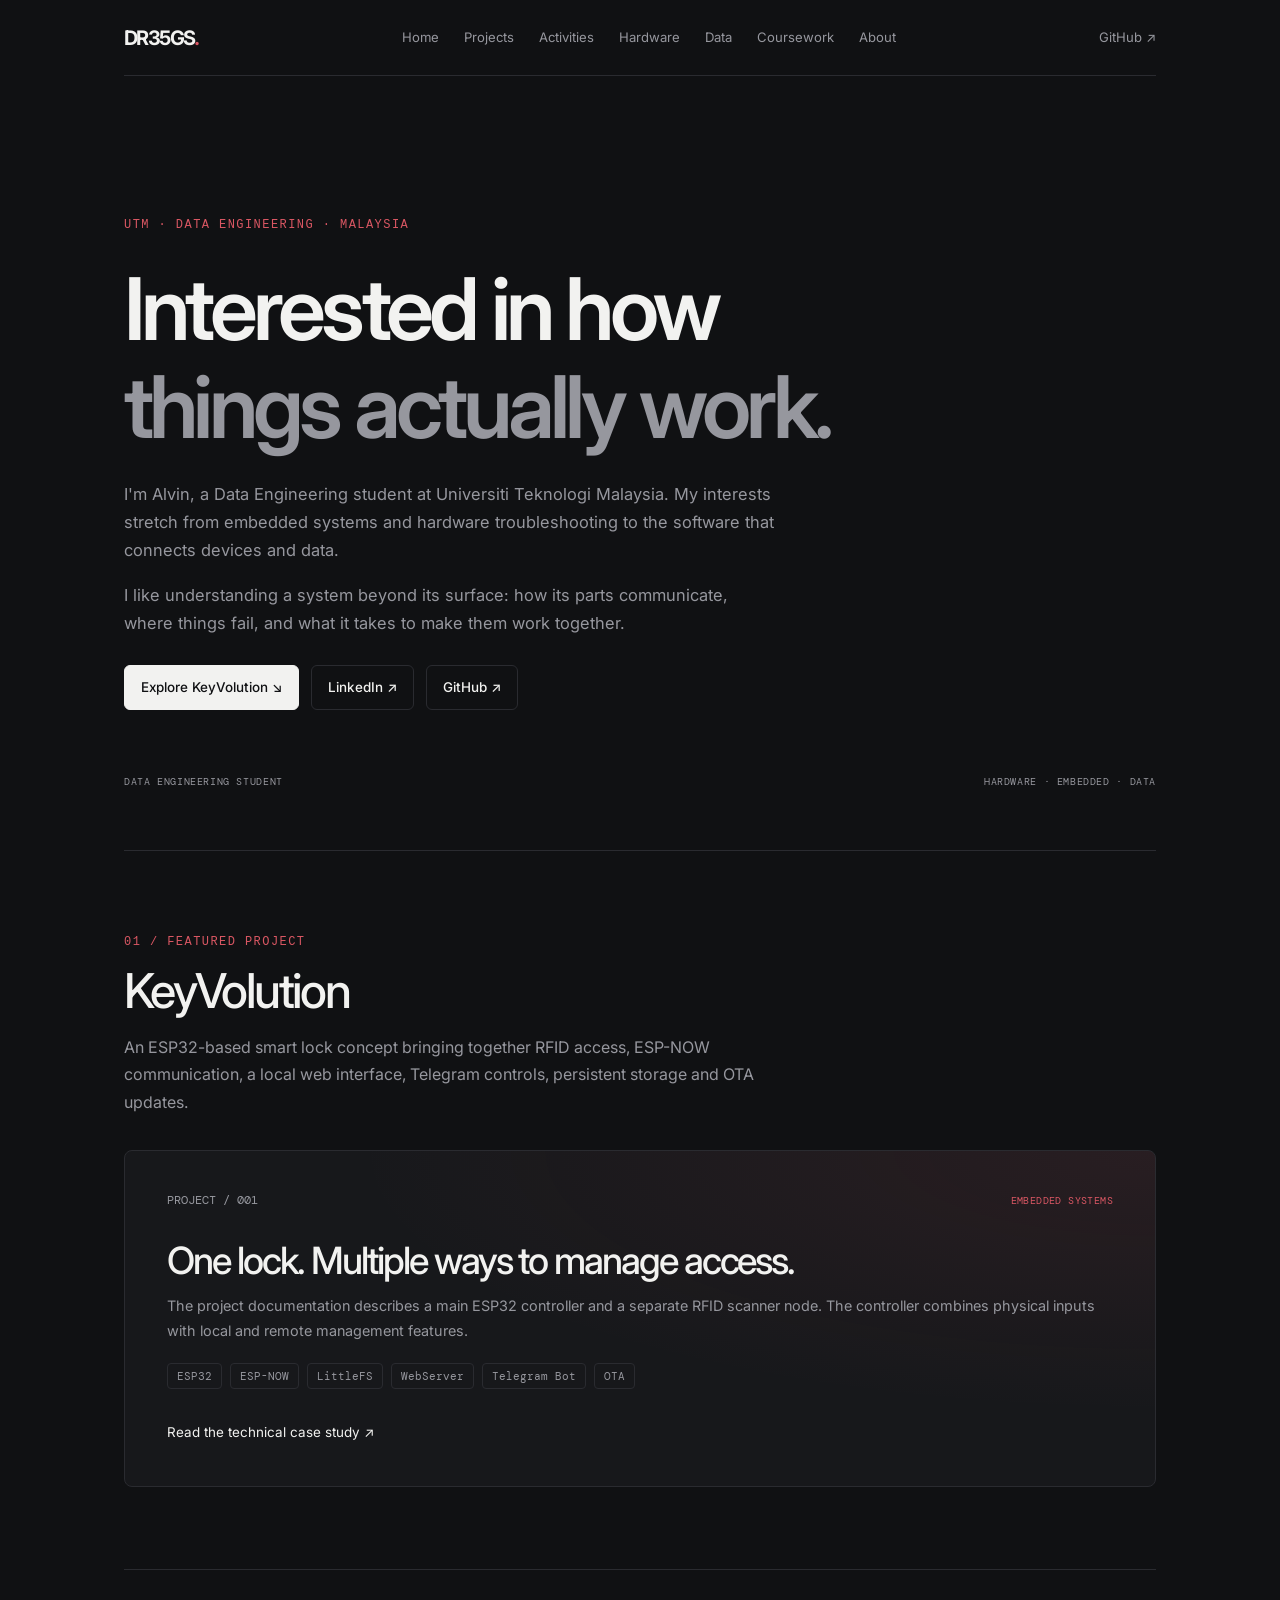
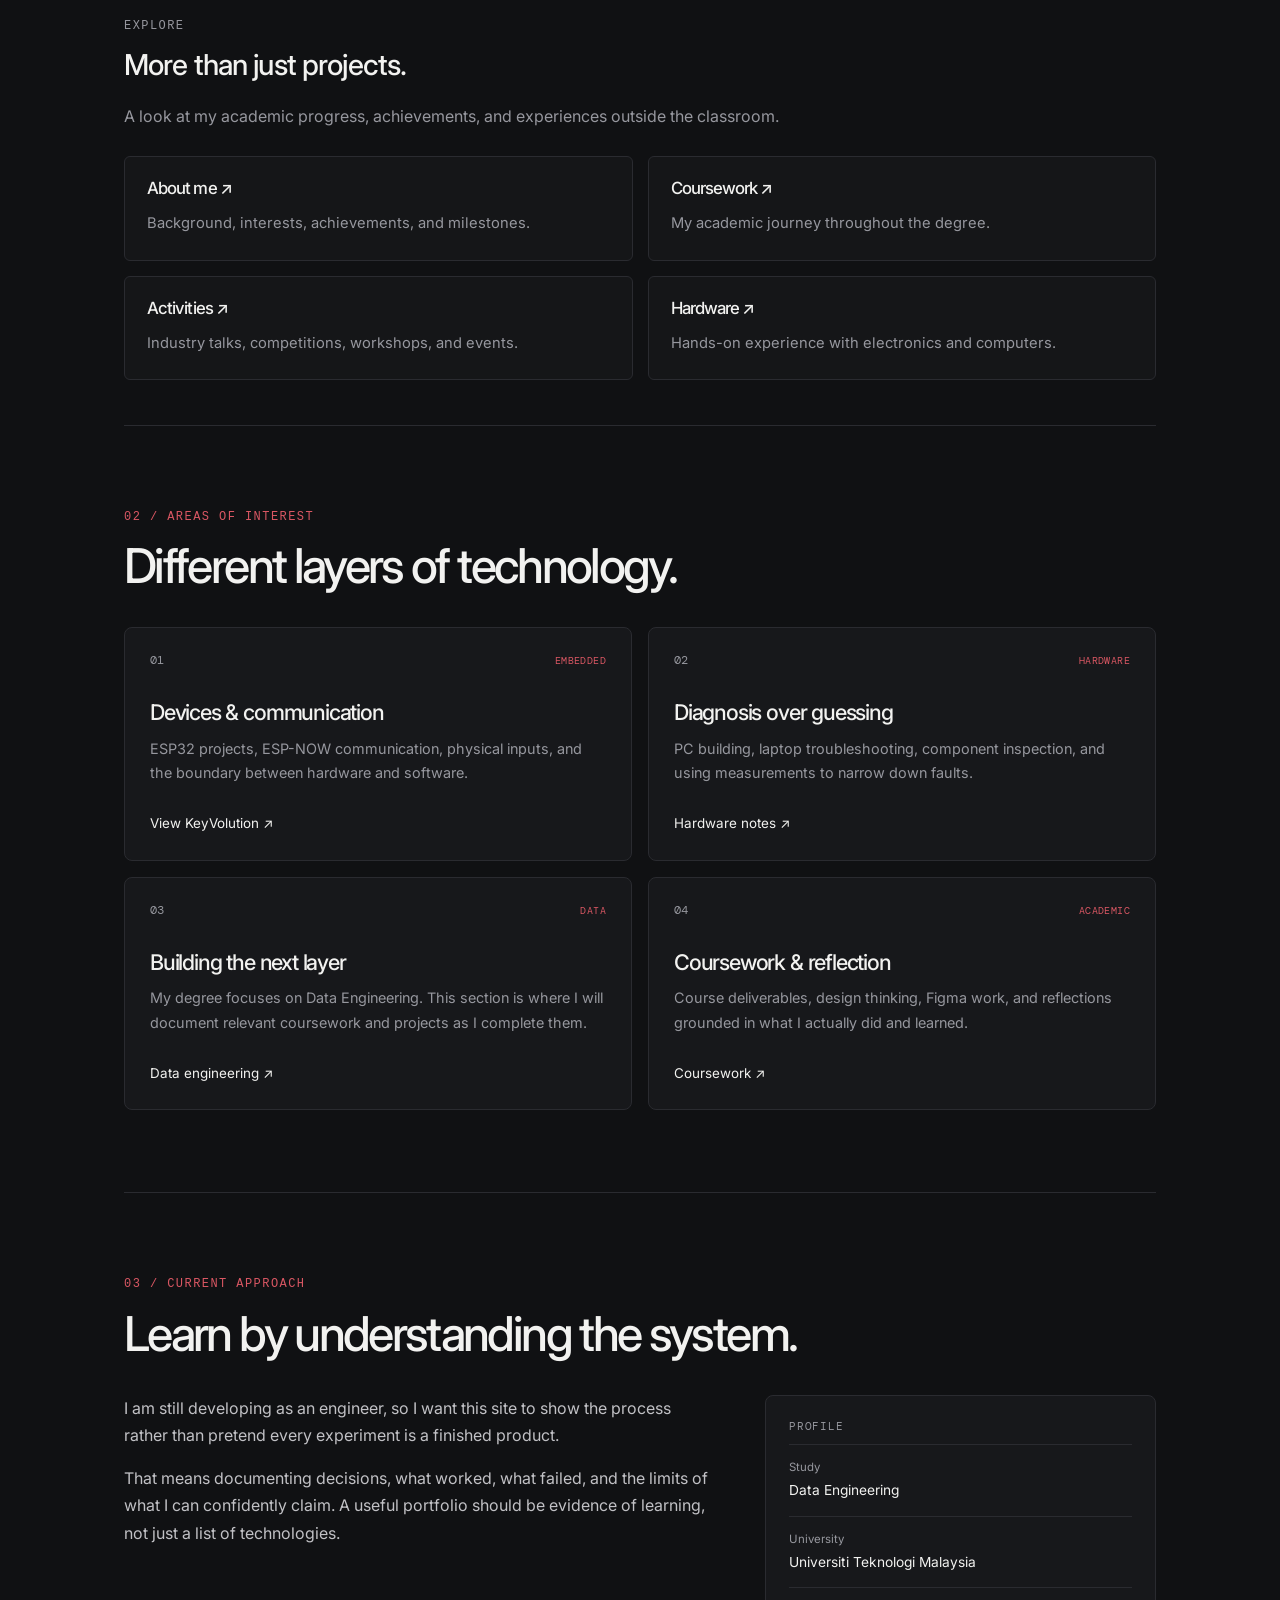
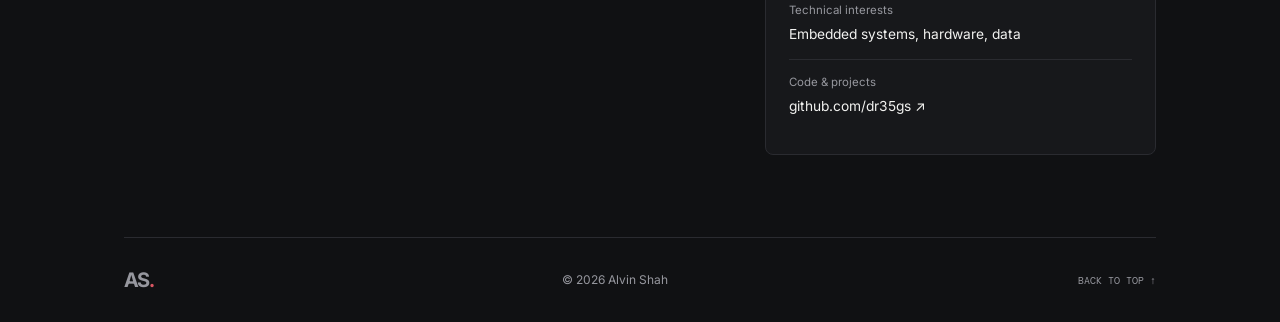
<file: index.html>
<div>
    <div>
        <!DOCTYPE html>
        <html lang="en">
        <head>
            <meta charset="UTF-8">
            <meta name="viewport" content="width=device-width, initial-scale=1">
            <meta name="theme-color" content="#101113">
            <meta name="description" content="Alvin Shah — UTM Data Engineering student interested in embedded systems, hardware troubleshooting and practical technology.">
            <title>Alvin Shah — Portfolio</title>
            <link rel="preconnect" href="https://fonts.googleapis.com">
            <link rel="preconnect" href="https://fonts.gstatic.com" crossorigin>
            <link href="https://fonts.googleapis.com/css2?family=DM+Mono:wght@400;500&family=Inter:wght@400;500;600;700&display=swap" rel="stylesheet">
            <link rel="stylesheet" href="style.css">
            <script src="script.js" defer></script>
        </head>
        <body>
            <div class="shell">
                <div class="shell">
                    <header class="topbar"><a class="wordmark" href="index.html">DR35GS<span>.</span></a><nav aria-label="Main navigation"><a href="index.html">Home</a><a href="projects.html">Projects</a><a href="activities.html">Activities</a><a href="hardware.html">Hardware</a><a href="data.html">Data</a><a href="coursework.html">Coursework</a><a href="about.html">About</a></nav><a class="top-link" href="https://github.com/dr35gs" target="_blank" rel="noreferrer">GitHub ↗</a></header>
                    <main>
                        <section class="hero"><p class="eyebrow">UTM · DATA ENGINEERING · MALAYSIA</p><h1>Interested in how<br><span class="muted">things actually work.</span></h1><p class="hero-copy">I'm Alvin, a Data Engineering student at Universiti Teknologi Malaysia. My interests stretch from embedded systems and hardware troubleshooting to the software that connects devices and data.</p><p class="hero-copy">I like understanding a system beyond its surface: how its parts communicate, where things fail, and what it takes to make them work together.</p><div class="actions"><a class="button primary" href="projects/keyvolution.html">Explore KeyVolution ↘</a><a class="button quiet" href="https://www.linkedin.com/in/alvnshh/" target="_blank" rel="noreferrer">LinkedIn ↗</a><a class="button quiet" href="https://github.com/dr35gs" target="_blank" rel="noreferrer">GitHub ↗</a></div><div class="meta"><span>DATA ENGINEERING STUDENT</span><span>HARDWARE · EMBEDDED · DATA</span></div></section>
                        <section class="section"><div class="section-head"><p class="eyebrow">01 / FEATURED PROJECT</p><h2>KeyVolution</h2><p class="section-intro">An ESP32-based smart lock concept bringing together RFID access, ESP-NOW communication, a local web interface, Telegram controls, persistent storage and OTA updates.</p></div><article class="card featured"><div class="card-top"><span class="index">PROJECT / 001</span><span class="tag">EMBEDDED SYSTEMS</span></div><h3>One lock. Multiple ways to manage access.</h3><p>The project documentation describes a main ESP32 controller and a separate RFID scanner node. The controller combines physical inputs with local and remote management features.</p><div class="stack"><span>ESP32</span><span>ESP-NOW</span><span>LittleFS</span><span>WebServer</span><span>Telegram Bot</span><span>OTA</span></div><a class="text-link" href="projects/keyvolution.html">Read the technical case study ↗</a></article></section>

                        <section class="detail-section">
                            <p class="eyebrow">EXPLORE</p>
                            <h2>More than just projects.</h2>
                            <p class="section-intro">
                                A look at my academic progress, achievements, and experiences
                                outside the classroom.
                            </p>

                            <div class="info-grid">
                                <a class="info-card" href="about.html">
                                    <h3>About me ↗</h3>
                                    <p>Background, interests, achievements, and milestones.</p>
                                </a>

                                <a class="info-card" href="coursework.html">
                                    <h3>Coursework ↗</h3>
                                    <p>My academic journey throughout the degree.</p>
                                </a>

                                <a class="info-card" href="activities.html">
                                    <h3>Activities ↗</h3>
                                    <p>Industry talks, competitions, workshops, and events.</p>
                                </a>

                                <a class="info-card" href="hardware.html">
                                    <h3>Hardware ↗</h3>
                                    <p>Hands-on experience with electronics and computers.</p>
                                </a>
                            </div>
                        </section>

                        <section class="section">
                            <div class="section-head"><p class="eyebrow">02 / AREAS OF INTEREST</p><h2>Different layers of technology.</h2></div><div class="grid">
                                <a class="card" href="projects/keyvolution.html"><div class="card-top"><span class="index">01</span><span class="tag">EMBEDDED</span></div><h3>Devices & communication</h3><p>ESP32 projects, ESP-NOW communication, physical inputs, and the boundary between hardware and software.</p><span class="text-link">View KeyVolution ↗</span></a>
                                <a class="card" href="hardware.html"><div class="card-top"><span class="index">02</span><span class="tag">HARDWARE</span></div><h3>Diagnosis over guessing</h3><p>PC building, laptop troubleshooting, component inspection, and using measurements to narrow down faults.</p><span class="text-link">Hardware notes ↗</span></a>
                                <a class="card" href="data.html"><div class="card-top"><span class="index">03</span><span class="tag">DATA</span></div><h3>Building the next layer</h3><p>My degree focuses on Data Engineering. This section is where I will document relevant coursework and projects as I complete them.</p><span class="text-link">Data engineering ↗</span></a>
                                <a class="card" href="coursework.html"><div class="card-top"><span class="index">04</span><span class="tag">ACADEMIC</span></div><h3>Coursework & reflection</h3><p>Course deliverables, design thinking, Figma work, and reflections grounded in what I actually did and learned.</p><span class="text-link">Coursework ↗</span></a>
                            </div>
                        </section>
                        <section class="section"><div class="section-head"><p class="eyebrow">03 / CURRENT APPROACH</p><h2>Learn by understanding the system.</h2></div><div class="about-grid"><div class="prose"><p>I am still developing as an engineer, so I want this site to show the process rather than pretend every experiment is a finished product.</p><p>That means documenting decisions, what worked, what failed, and the limits of what I can confidently claim. A useful portfolio should be evidence of learning, not just a list of technologies.</p></div><aside class="panel"><p class="panel-label">PROFILE</p><div class="info"><small>Study</small>Data Engineering</div><div class="info"><small>University</small>Universiti Teknologi Malaysia</div><div class="info"><small>Technical interests</small>Embedded systems, hardware, data</div><div class="info"><small>Code & projects</small><a href="https://github.com/dr35gs" target="_blank" rel="noreferrer">github.com/dr35gs ↗</a></div></aside></div></section>
                    </main><footer class="footer"><a class="wordmark" href="index.html">AS<span>.</span></a><p>© <span data-year>2026</span> Alvin Shah</p><a class="back" href="#top" onclick="window.scrollTo({top:0,behavior:'smooth'});return false">BACK TO TOP ↑</a></footer>
                </div>
        </body>
    </html>
</div>
</div>
</file>
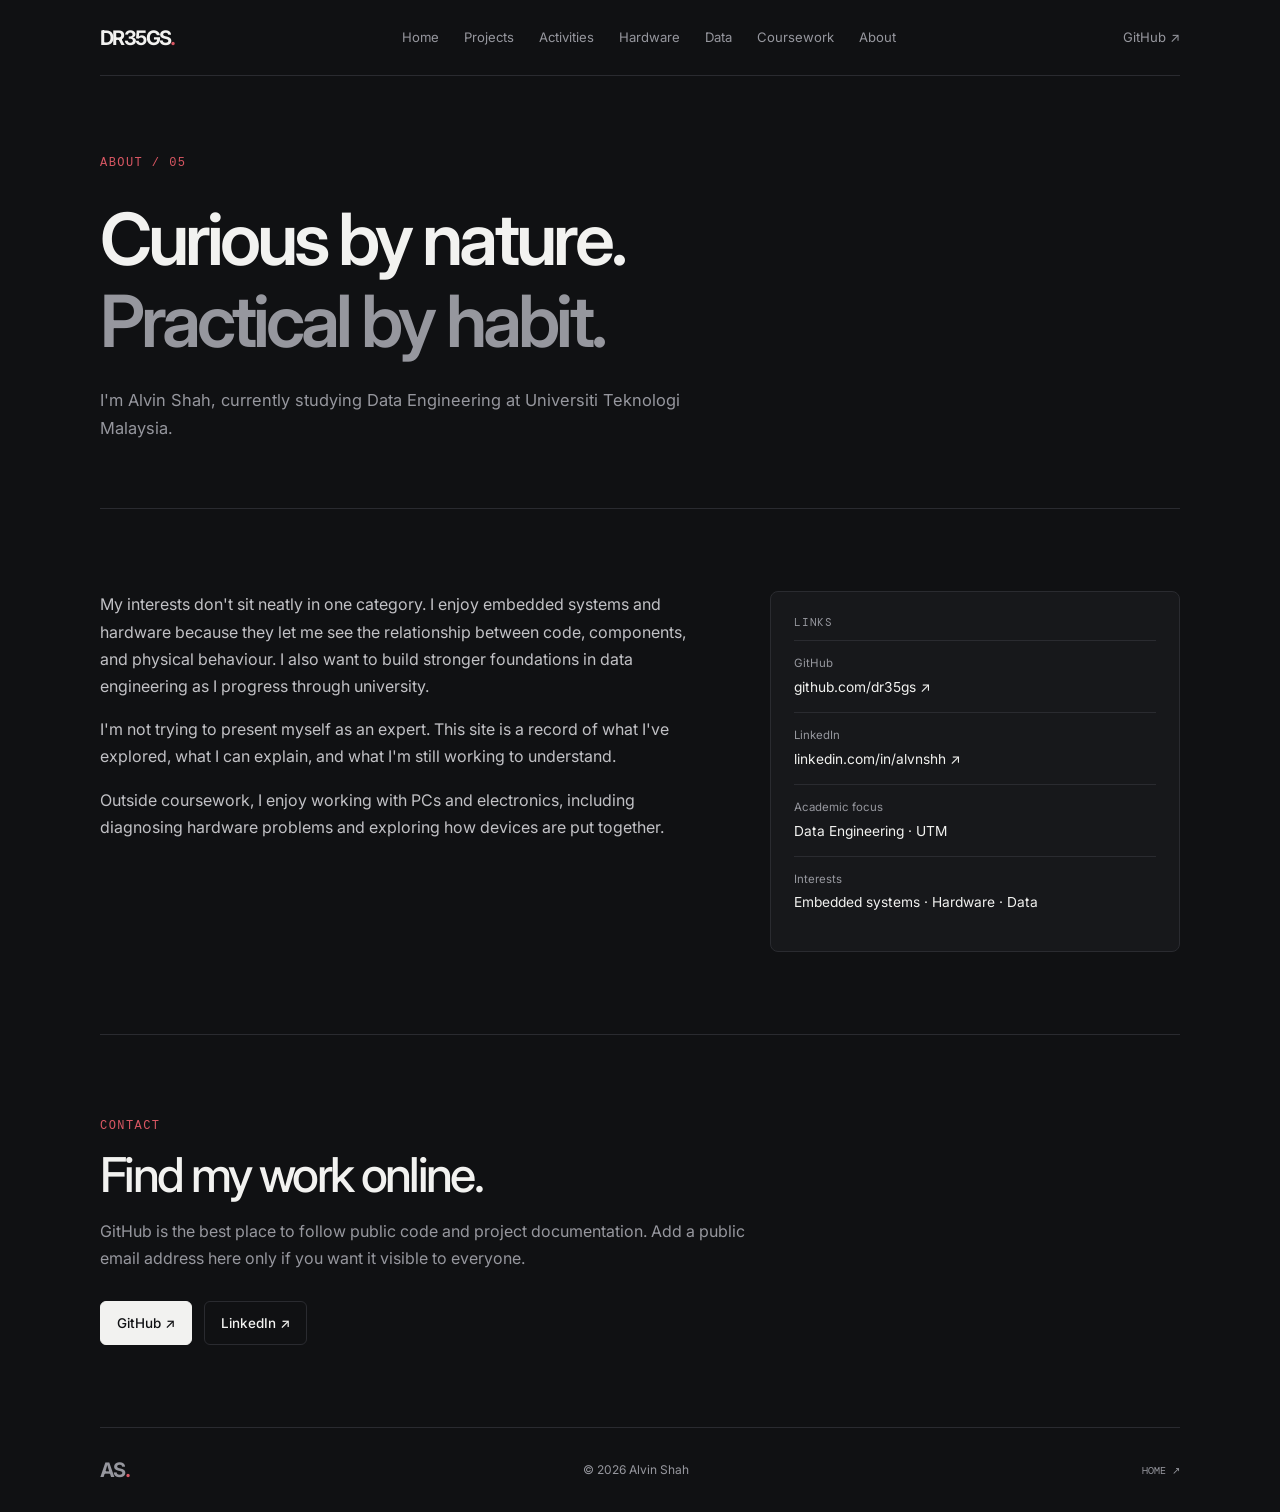
<file: about.html>
<div>
    <!DOCTYPE html>
    <html lang="en">
    <head>
        <meta charset="UTF-8">
        <meta name="viewport" content="width=device-width, initial-scale=1">
        <meta name="theme-color" content="#101113">
        <meta name="description" content="About Alvin Shah, Data Engineering student at UTM.">
        <title>About — Alvin Shah</title>
        <link rel="preconnect" href="https://fonts.googleapis.com">
        <link rel="preconnect" href="https://fonts.gstatic.com" crossorigin>
        <link href="https://fonts.googleapis.com/css2?family=DM+Mono:wght@400;500&family=Inter:wght@400;500;600;700&display=swap" rel="stylesheet">
        <link rel="stylesheet" href="style.css">
        <script src="script.js" defer></script>
    </head>
    <body>
        <div class="shell"><header class="topbar"><a class="wordmark" href="index.html">DR35GS<span>.</span></a><nav aria-label="Main navigation"><a href="index.html">Home</a><a href="projects.html">Projects</a><a href="activities.html">Activities</a><a href="hardware.html">Hardware</a><a href="data.html">Data</a><a href="coursework.html">Coursework</a><a href="about.html">About</a></nav><a class="top-link" href="https://github.com/dr35gs" target="_blank" rel="noreferrer">GitHub ↗</a></header><main><section class="page-title"><p class="eyebrow">ABOUT / 05</p><h1>Curious by nature.<br><span class="muted">Practical by habit.</span></h1><p class="hero-copy">I'm Alvin Shah, currently studying Data Engineering at Universiti Teknologi Malaysia.</p></section><section class="section"><div class="about-grid"><div class="prose"><p>My interests don't sit neatly in one category. I enjoy embedded systems and hardware because they let me see the relationship between code, components, and physical behaviour. I also want to build stronger foundations in data engineering as I progress through university.</p><p>I'm not trying to present myself as an expert. This site is a record of what I've explored, what I can explain, and what I'm still working to understand.</p><p>Outside coursework, I enjoy working with PCs and electronics, including diagnosing hardware problems and exploring how devices are put together.</p></div><aside class="panel"><p class="panel-label">LINKS</p><div class="info"><small>GitHub</small><a href="https://github.com/dr35gs" target="_blank" rel="noreferrer">github.com/dr35gs ↗</a></div><div class="info"><small>LinkedIn</small><a href="https://www.linkedin.com/in/alvnshh/" target="_blank" rel="noreferrer">linkedin.com/in/alvnshh ↗</a></div><div class="info"><small>Academic focus</small>Data Engineering · UTM</div><div class="info"><small>Interests</small>Embedded systems · Hardware · Data</div></aside></div></section><section class="section"><p class="eyebrow">CONTACT</p><h2>Find my work online.</h2><p class="section-intro">GitHub is the best place to follow public code and project documentation. Add a public email address here only if you want it visible to everyone.</p><div class="actions"><a class="button primary" href="https://github.com/dr35gs" target="_blank" rel="noreferrer">GitHub ↗</a><a class="button quiet" href="https://www.linkedin.com/in/alvnshh/" target="_blank" rel="noreferrer">LinkedIn ↗</a></div></section></main><footer class="footer"><a class="wordmark" href="index.html">AS<span>.</span></a><p>© <span data-year>2026</span> Alvin Shah</p><a class="back" href="index.html">HOME ↗</a></footer></div>
    </body>
</html>
</div>
</file>
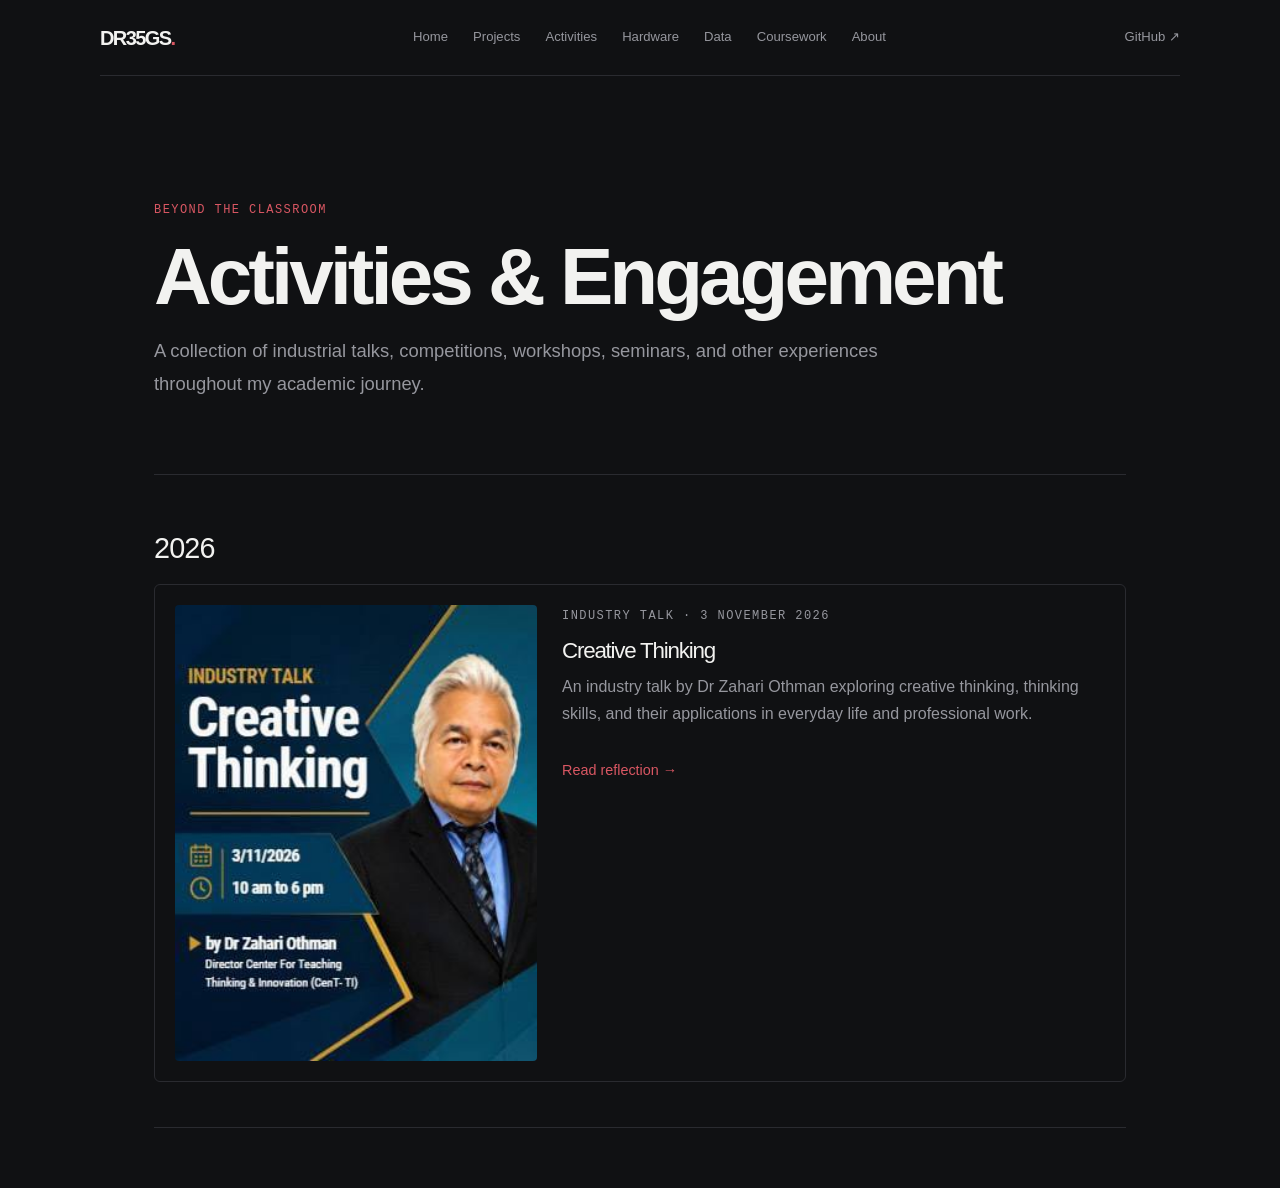
<file: activities.html>
<!DOCTYPE html>
<html lang="en">
<head>
    <meta charset="UTF-8">
    <meta name="viewport" content="width=device-width, initial-scale=1.0">
    <title>Activities | Alvin Shah</title>
    <link rel="stylesheet" href="style.css">
</head>
<body>

    <div class="shell">
        <header class="topbar"><a class="wordmark" href="index.html">DR35GS<span>.</span></a><nav aria-label="Main navigation"><a href="index.html">Home</a><a href="projects.html">Projects</a><a href="activities.html">Activities</a><a href="hardware.html">Hardware</a><a href="data.html">Data</a><a href="coursework.html">Coursework</a><a href="about.html">About</a></nav><a class="top-link" href="https://github.com/dr35gs" target="_blank" rel="noreferrer">GitHub ↗</a></header>

        <main class="detail-page">
            <section class="detail-hero">
                <p class="eyebrow">BEYOND THE CLASSROOM</p>
                <h1>Activities & Engagement</h1>
                <p class="lead">
                    A collection of industrial talks, competitions, workshops,
                    seminars, and other experiences throughout my academic journey.
                </p>
            </section>

            <section class="detail-section">
                <h2>2026</h2>

                <a class="activity-card"
                   href="activities/creative-thinking.html">
                    <div class="activity-card-image">
                        <img src="images/creative-thinking-1.jpeg"
                             alt="Creative Thinking industry talk"
                             onerror="this.style.display='none'; this.nextElementSibling.style.display='flex';">
                        <div class="photo-placeholder">Add event photo</div>
                    </div>

                    <div class="activity-card-content">
                        <p class="eyebrow">INDUSTRY TALK · 3 NOVEMBER 2026</p>
                        <h3>Creative Thinking</h3>
                        <p>
                            An industry talk by Dr Zahari Othman exploring
                            creative thinking, thinking skills, and their
                            applications in everyday life and professional work.
                        </p>
                        <span class="read-more">Read reflection →</span>
                    </div>
                </a>

                <!-- Copy the activity-card structure above to add more events. -->
            </section>
        </main>

        <script src="script.js"></script>
    </div>
</body>
</html>
</file>
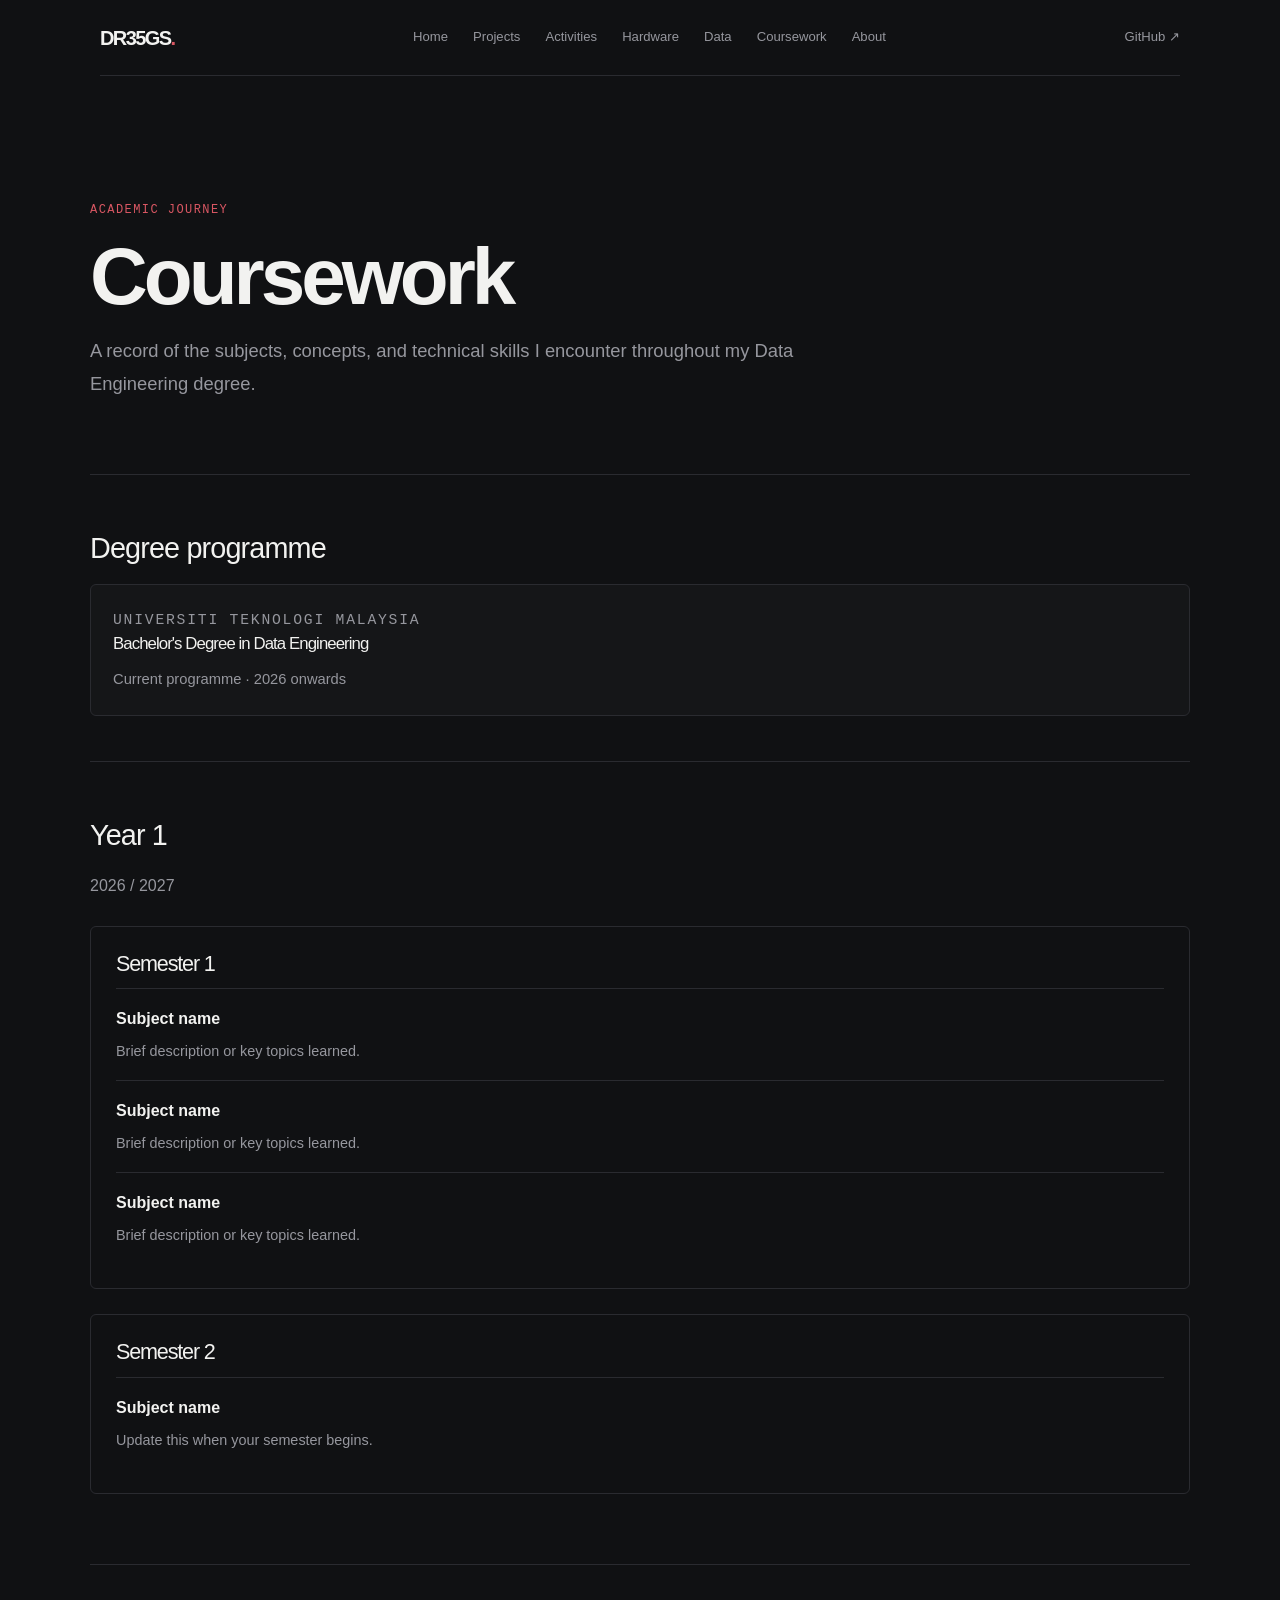
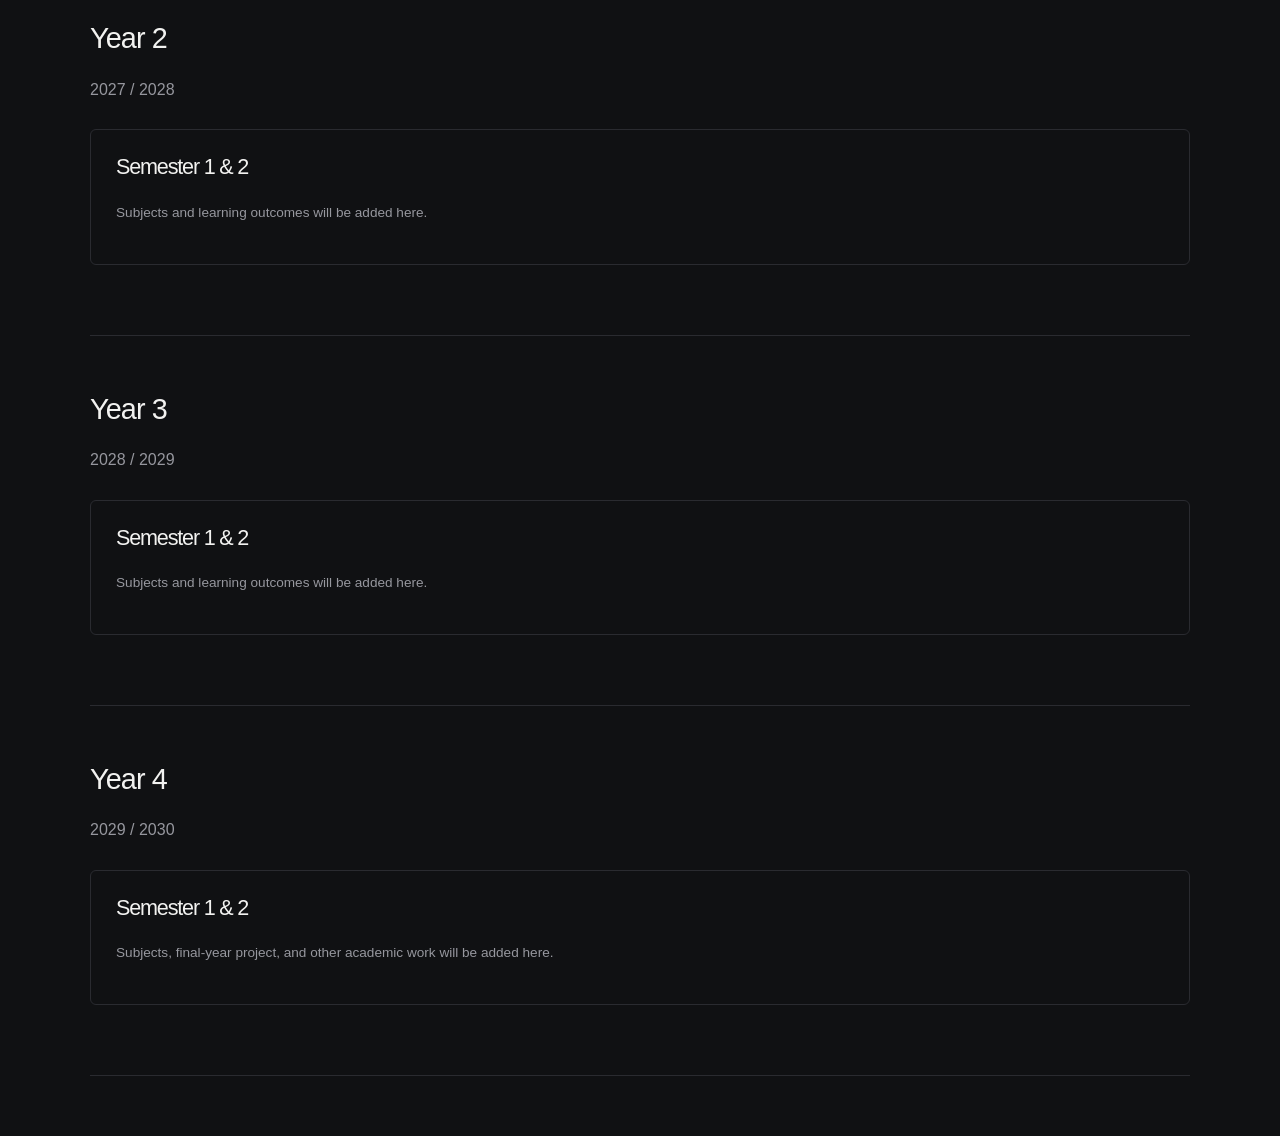
<file: coursework.html>
<!DOCTYPE html>
<html lang="en">
<head>
    <meta charset="UTF-8">
    <meta name="viewport" content="width=device-width, initial-scale=1.0">
    <title>Coursework | Alvin Shah</title>
    <link rel="stylesheet" href="style.css">
</head>
<body>

    <div class="shell"><header class="topbar"><a class="wordmark" href="index.html">DR35GS<span>.</span></a><nav aria-label="Main navigation"><a href="index.html">Home</a><a href="projects.html">Projects</a><a href="activities.html">Activities</a><a href="hardware.html">Hardware</a><a href="data.html">Data</a><a href="coursework.html">Coursework</a><a href="about.html">About</a></nav><a class="top-link" href="https://github.com/dr35gs" target="_blank" rel="noreferrer">GitHub ↗</a></header></div>

    <main class="detail-page">
        <section class="detail-hero">
            <p class="eyebrow">ACADEMIC JOURNEY</p>
            <h1>Coursework</h1>
            <p class="lead">
                A record of the subjects, concepts, and technical skills
                I encounter throughout my Data Engineering degree.
            </p>
        </section>

        <section class="detail-section">
            <h2>Degree programme</h2>
            <div class="info-card">
                <p class="eyebrow">UNIVERSITI TEKNOLOGI MALAYSIA</p>
                <h3>Bachelor's Degree in Data Engineering</h3>
                <p>Current programme · 2026 onwards</p>
            </div>
        </section>

        <section class="detail-section">
            <h2>Year 1</h2>
            <p class="section-intro">2026 / 2027</p>

            <div class="course-year">
                <h3>Semester 1</h3>
                <ul class="course-list">
                    <li>
                        <strong>Subject name</strong>
                        <span>Brief description or key topics learned.</span>
                    </li>
                    <li>
                        <strong>Subject name</strong>
                        <span>Brief description or key topics learned.</span>
                    </li>
                    <li>
                        <strong>Subject name</strong>
                        <span>Brief description or key topics learned.</span>
                    </li>
                </ul>
            </div>

            <div class="course-year">
                <h3>Semester 2</h3>
                <ul class="course-list">
                    <li>
                        <strong>Subject name</strong>
                        <span>Update this when your semester begins.</span>
                    </li>
                </ul>
            </div>
        </section>

        <section class="detail-section">
            <h2>Year 2</h2>
            <p class="section-intro">2027 / 2028</p>
            <div class="course-year">
                <h3>Semester 1 & 2</h3>
                <p class="muted-note">
                    Subjects and learning outcomes will be added here.
                </p>
            </div>
        </section>

        <section class="detail-section">
            <h2>Year 3</h2>
            <p class="section-intro">2028 / 2029</p>
            <div class="course-year">
                <h3>Semester 1 & 2</h3>
                <p class="muted-note">
                    Subjects and learning outcomes will be added here.
                </p>
            </div>
        </section>

        <section class="detail-section">
            <h2>Year 4</h2>
            <p class="section-intro">2029 / 2030</p>
            <div class="course-year">
                <h3>Semester 1 & 2</h3>
                <p class="muted-note">
                    Subjects, final-year project, and other academic work
                    will be added here.
                </p>
            </div>
        </section>
    </main>

    <script src="script.js"></script>
</body>
</html>
</file>
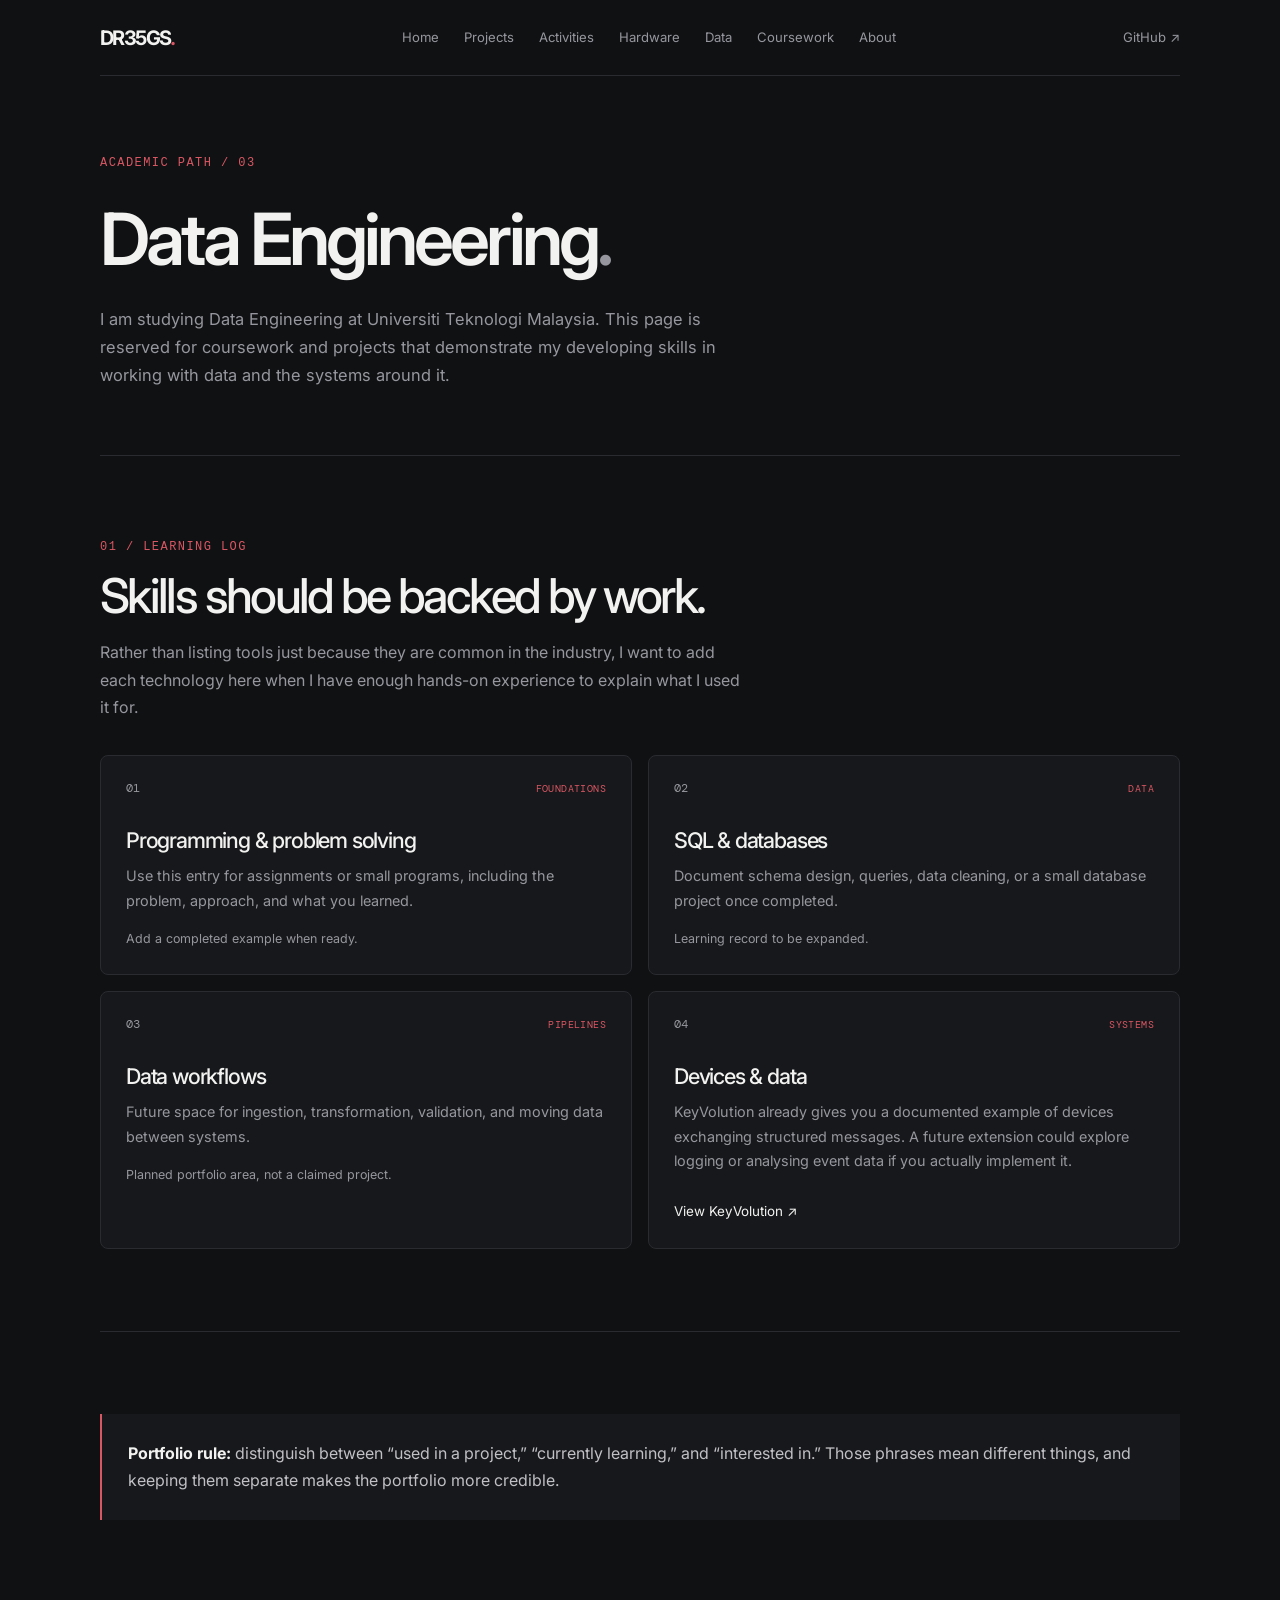
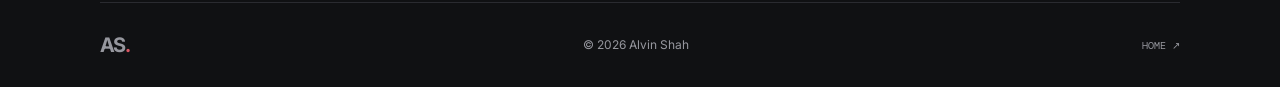
<file: data.html>
<div>
    <!DOCTYPE html>
    <html lang="en">
    <head>
        <meta charset="UTF-8">
        <meta name="viewport" content="width=device-width, initial-scale=1">
        <meta name="theme-color" content="#101113">
        <title>Data Engineering — Alvin Shah</title>
        <link rel="preconnect" href="https://fonts.googleapis.com">
        <link rel="preconnect" href="https://fonts.gstatic.com" crossorigin>
        <link href="https://fonts.googleapis.com/css2?family=DM+Mono:wght@400;500&family=Inter:wght@400;500;600;700&display=swap" rel="stylesheet">
        <link rel="stylesheet" href="style.css">
        <script src="script.js" defer></script>
    </head>
    <body>
        <div class="shell"><header class="topbar"><a class="wordmark" href="index.html">DR35GS<span>.</span></a><nav aria-label="Main navigation"><a href="index.html">Home</a><a href="projects.html">Projects</a><a href="activities.html">Activities</a><a href="hardware.html">Hardware</a><a href="data.html">Data</a><a href="coursework.html">Coursework</a><a href="about.html">About</a></nav><a class="top-link" href="https://github.com/dr35gs" target="_blank" rel="noreferrer">GitHub ↗</a></header><main><section class="page-title"><p class="eyebrow">ACADEMIC PATH / 03</p><h1>Data Engineering<span class="muted">.</span></h1><p class="hero-copy">I am studying Data Engineering at Universiti Teknologi Malaysia. This page is reserved for coursework and projects that demonstrate my developing skills in working with data and the systems around it.</p></section><section class="section"><div class="section-head"><p class="eyebrow">01 / LEARNING LOG</p><h2>Skills should be backed by work.</h2><p class="section-intro">Rather than listing tools just because they are common in the industry, I want to add each technology here when I have enough hands-on experience to explain what I used it for.</p></div><div class="grid"><article class="card"><div class="card-top"><span class="index">01</span><span class="tag">FOUNDATIONS</span></div><h3>Programming & problem solving</h3><p>Use this entry for assignments or small programs, including the problem, approach, and what you learned.</p><span class="note">Add a completed example when ready.</span></article><article class="card"><div class="card-top"><span class="index">02</span><span class="tag">DATA</span></div><h3>SQL & databases</h3><p>Document schema design, queries, data cleaning, or a small database project once completed.</p><span class="note">Learning record to be expanded.</span></article><article class="card"><div class="card-top"><span class="index">03</span><span class="tag">PIPELINES</span></div><h3>Data workflows</h3><p>Future space for ingestion, transformation, validation, and moving data between systems.</p><span class="note">Planned portfolio area, not a claimed project.</span></article><article class="card"><div class="card-top"><span class="index">04</span><span class="tag">SYSTEMS</span></div><h3>Devices & data</h3><p>KeyVolution already gives you a documented example of devices exchanging structured messages. A future extension could explore logging or analysing event data if you actually implement it.</p><a class="text-link" href="projects/keyvolution.html">View KeyVolution ↗</a></article></div></section><section class="section"><div class="callout"><strong>Portfolio rule:</strong> distinguish between “used in a project,” “currently learning,” and “interested in.” Those phrases mean different things, and keeping them separate makes the portfolio more credible.</div></section></main><footer class="footer"><a class="wordmark" href="index.html">AS<span>.</span></a><p>© <span data-year>2026</span> Alvin Shah</p><a class="back" href="index.html">HOME ↗</a></footer></div>
    </body>
</html>
</div>
</file>
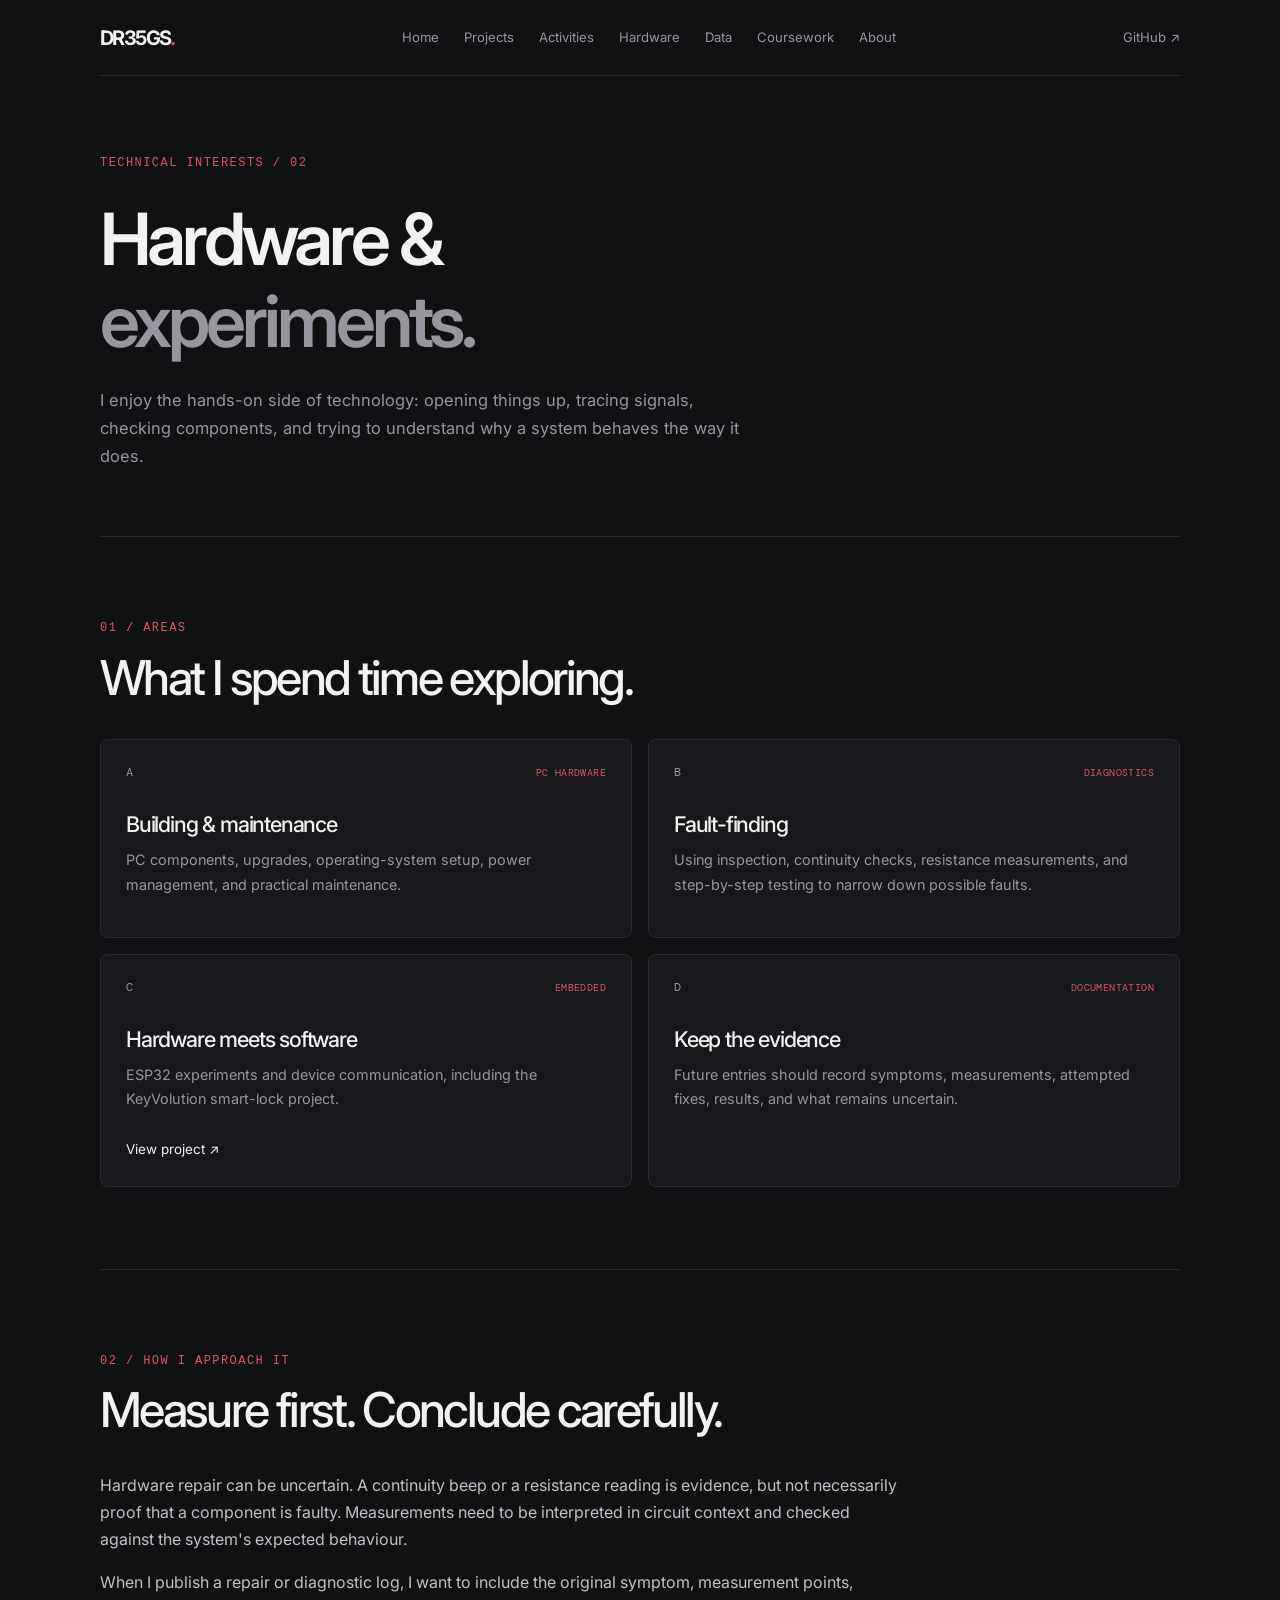
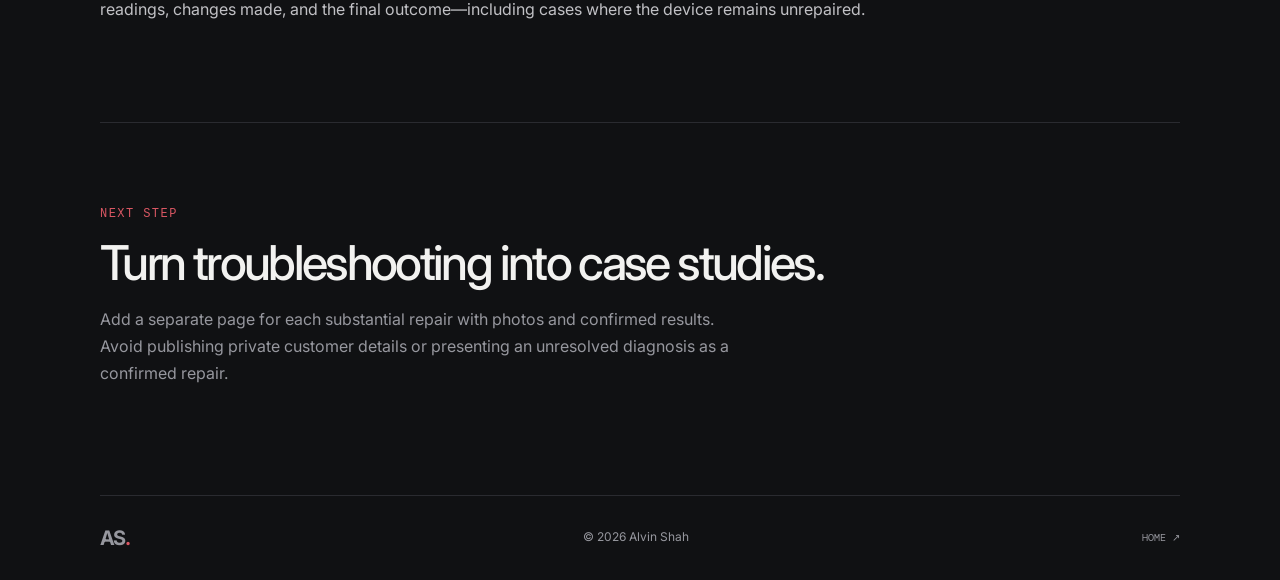
<file: hardware.html>
<div>
    <!DOCTYPE html>
    <html lang="en">
    <head>
        <meta charset="UTF-8">
        <meta name="viewport" content="width=device-width, initial-scale=1">
        <meta name="theme-color" content="#101113">
        <title>Hardware & Experiments — Alvin Shah</title>
        <link rel="preconnect" href="https://fonts.googleapis.com">
        <link rel="preconnect" href="https://fonts.gstatic.com" crossorigin>
        <link href="https://fonts.googleapis.com/css2?family=DM+Mono:wght@400;500&family=Inter:wght@400;500;600;700&display=swap" rel="stylesheet">
        <link rel="stylesheet" href="style.css">
        <script src="script.js" defer></script>
    </head>
    <body>
        <div class="shell"><header class="topbar"><a class="wordmark" href="index.html">DR35GS<span>.</span></a><nav aria-label="Main navigation"><a href="index.html">Home</a><a href="projects.html">Projects</a><a href="activities.html">Activities</a><a href="hardware.html">Hardware</a><a href="data.html">Data</a><a href="coursework.html">Coursework</a><a href="about.html">About</a></nav><a class="top-link" href="https://github.com/dr35gs" target="_blank" rel="noreferrer">GitHub ↗</a></header><main><section class="page-title"><p class="eyebrow">TECHNICAL INTERESTS / 02</p><h1>Hardware &<br><span class="muted">experiments.</span></h1><p class="hero-copy">I enjoy the hands-on side of technology: opening things up, tracing signals, checking components, and trying to understand why a system behaves the way it does.</p></section><section class="section"><div class="section-head"><p class="eyebrow">01 / AREAS</p><h2>What I spend time exploring.</h2></div><div class="grid"><article class="card"><div class="card-top"><span class="index">A</span><span class="tag">PC HARDWARE</span></div><h3>Building & maintenance</h3><p>PC components, upgrades, operating-system setup, power management, and practical maintenance.</p></article><article class="card"><div class="card-top"><span class="index">B</span><span class="tag">DIAGNOSTICS</span></div><h3>Fault-finding</h3><p>Using inspection, continuity checks, resistance measurements, and step-by-step testing to narrow down possible faults.</p></article><article class="card"><div class="card-top"><span class="index">C</span><span class="tag">EMBEDDED</span></div><h3>Hardware meets software</h3><p>ESP32 experiments and device communication, including the KeyVolution smart-lock project.</p><a class="text-link" href="projects/keyvolution.html">View project ↗</a></article><article class="card"><div class="card-top"><span class="index">D</span><span class="tag">DOCUMENTATION</span></div><h3>Keep the evidence</h3><p>Future entries should record symptoms, measurements, attempted fixes, results, and what remains uncertain.</p></article></div></section><section class="section"><div class="section-head"><p class="eyebrow">02 / HOW I APPROACH IT</p><h2>Measure first. Conclude carefully.</h2></div><div class="article"><p>Hardware repair can be uncertain. A continuity beep or a resistance reading is evidence, but not necessarily proof that a component is faulty. Measurements need to be interpreted in circuit context and checked against the system's expected behaviour.</p><p>When I publish a repair or diagnostic log, I want to include the original symptom, measurement points, readings, changes made, and the final outcome—including cases where the device remains unrepaired.</p></div></section><section class="section"><p class="eyebrow">NEXT STEP</p><h2>Turn troubleshooting into case studies.</h2><p class="section-intro">Add a separate page for each substantial repair with photos and confirmed results. Avoid publishing private customer details or presenting an unresolved diagnosis as a confirmed repair.</p></section></main><footer class="footer"><a class="wordmark" href="index.html">AS<span>.</span></a><p>© <span data-year>2026</span> Alvin Shah</p><a class="back" href="index.html">HOME ↗</a></footer></div>
    </body>
</html>
</div>
</file>
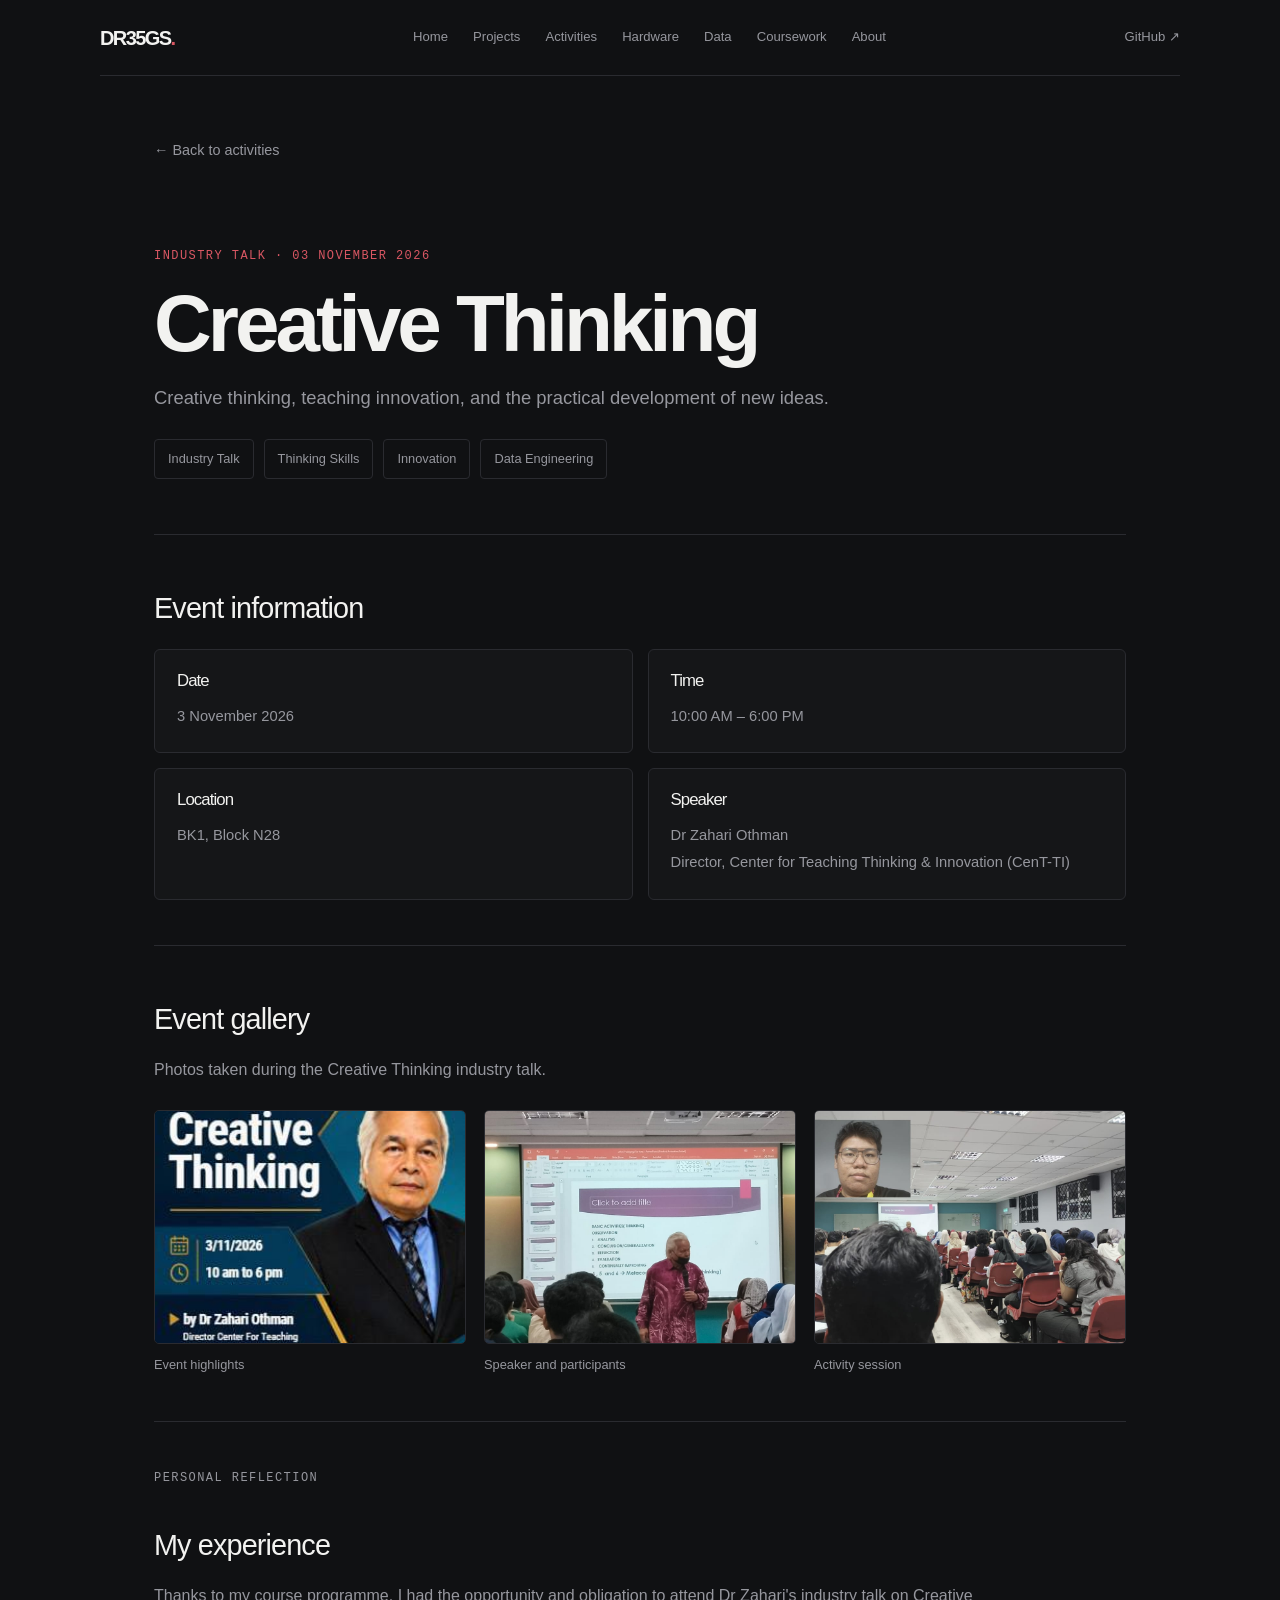
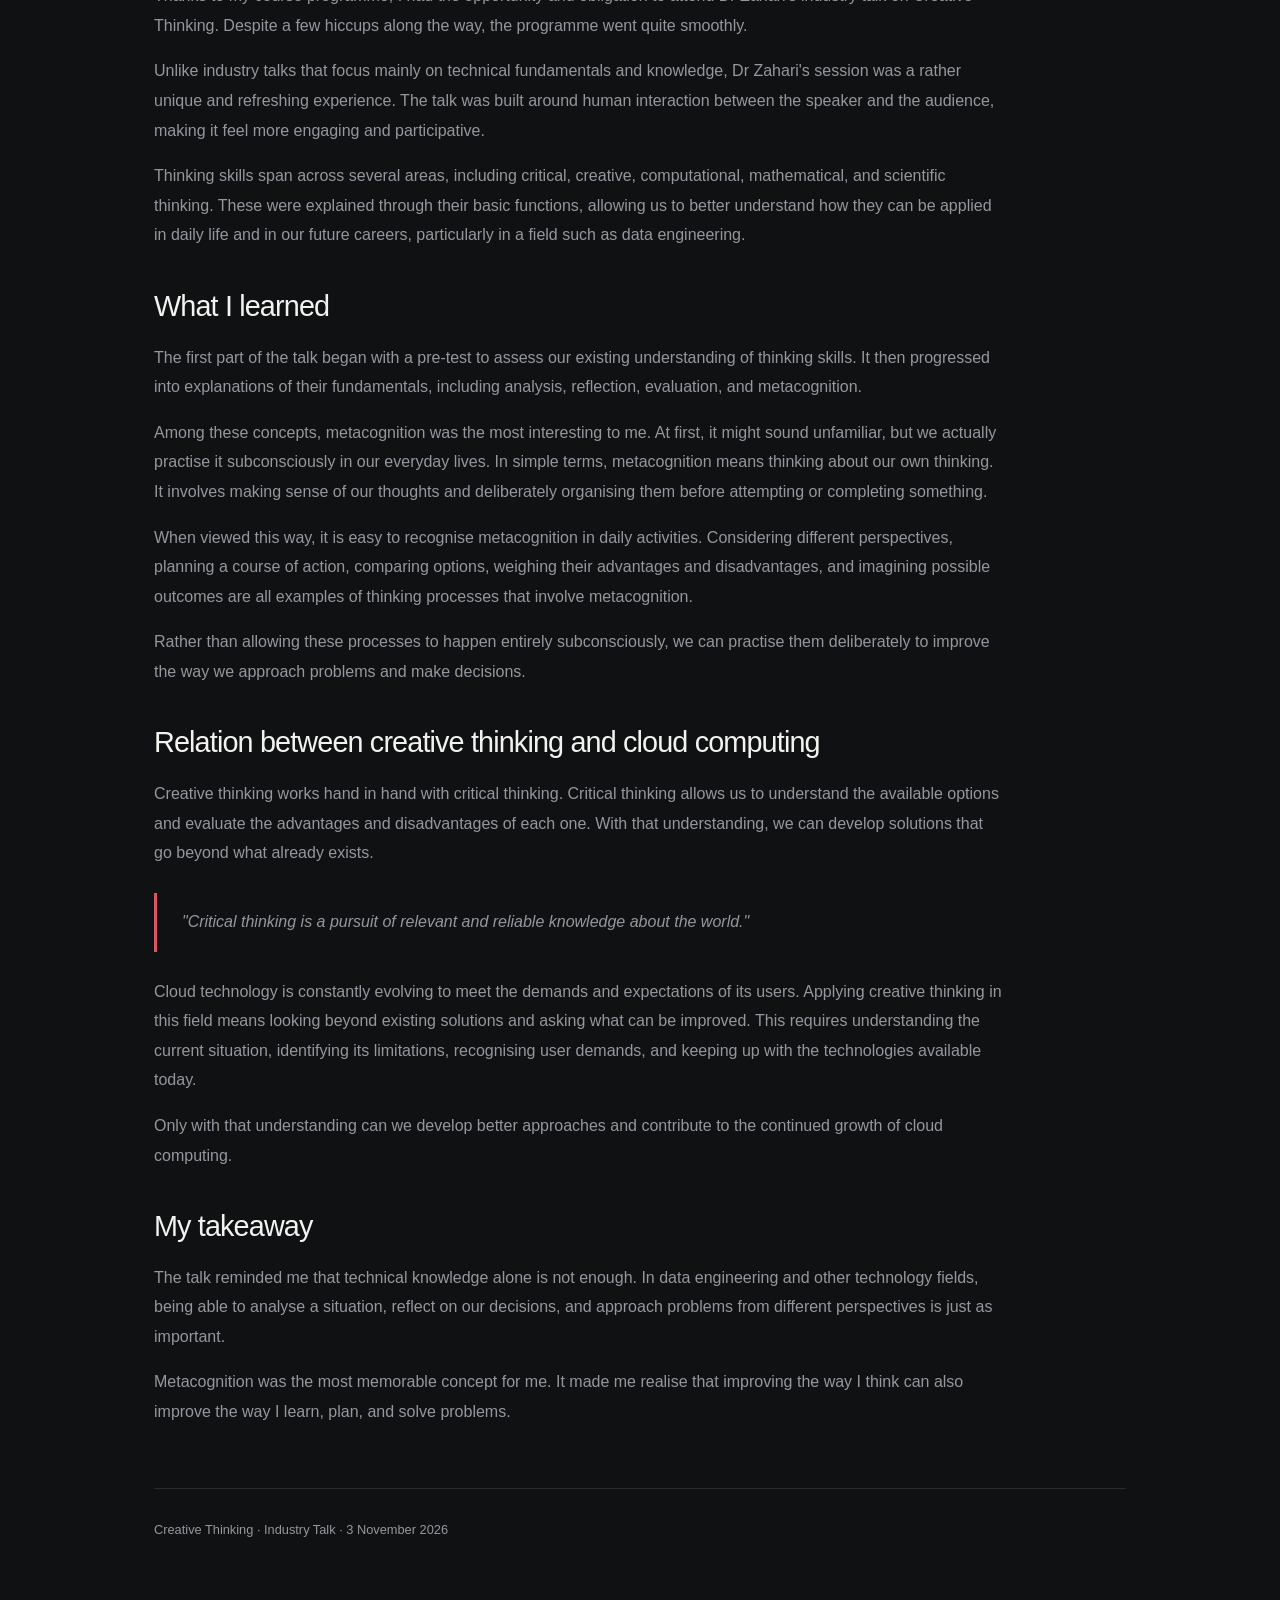
<file: activities/creative-thinking.html>
<!DOCTYPE html>
<html lang="en">
<head>
    <meta charset="UTF-8">
    <meta name="viewport" content="width=device-width, initial-scale=1.0">
    <title>Creative Thinking | Alvin Shah</title>
    <link rel="stylesheet" href="../style.css">
</head>
<body>

    <div class="shell">
        <header class="topbar"><a class="wordmark" href="../index.html">DR35GS<span>.</span></a><nav aria-label="Main navigation"><a href="../index.html">Home</a><a href="../projects.html">Projects</a><a href="../activities.html">Activities</a><a href="../hardware.html">Hardware</a><a href="../data.html">Data</a><a href="../coursework.html">Coursework</a><a href="../about.html">About</a></nav><a class="top-link" href="https://github.com/dr35gs" target="_blank" rel="noreferrer">GitHub ↗</a></header>
        <main class="detail-page">
            <a href="../activities.html" class="back-link">
                ← Back to activities
            </a>

            <section class="detail-hero">
                <p class="eyebrow">INDUSTRY TALK · 03 NOVEMBER 2026</p>
                <h1>Creative Thinking</h1>
                <p class="lead">
                    Creative thinking, teaching innovation, and the practical
                    development of new ideas.
                </p>

                <div class="tag-list">
                    <span>Industry Talk</span>
                    <span>Thinking Skills</span>
                    <span>Innovation</span>
                    <span>Data Engineering</span>
                </div>
            </section>

            <section class="detail-section">
                <h2>Event information</h2>

                <div class="info-grid">
                    <article class="info-card">
                        <h3>Date</h3>
                        <p>3 November 2026</p>
                    </article>

                    <article class="info-card">
                        <h3>Time</h3>
                        <p>10:00 AM – 6:00 PM</p>
                    </article>

                    <article class="info-card">
                        <h3>Location</h3>
                        <p>BK1, Block N28</p>
                    </article>

                    <article class="info-card">
                        <h3>Speaker</h3>
                        <p>Dr Zahari Othman</p>
                        <p class="muted-note">
                            Director, Center for Teaching Thinking & Innovation
                            (CenT-TI)
                        </p>
                    </article>
                </div>
            </section>

            <section class="detail-section">
                <h2>Event gallery</h2>
                <p class="section-intro">
                    Photos taken during the Creative Thinking industry talk.
                </p>

                <div class="photo-grid">
                    <figure>
                        <img src="../images/creative-thinking-1.jpeg"
                             alt="Creative Thinking talk photo 1"
                             onerror="this.style.display='none'; this.nextElementSibling.style.display='flex';">
                        <div class="photo-placeholder">Add photo 1</div>
                        <figcaption>Event highlights</figcaption>
                    </figure>

                    <figure>
                        <img src="../images/creative-thinking-2.jpeg"
                             alt="Creative Thinking talk photo 2"
                             onerror="this.style.display='none'; this.nextElementSibling.style.display='flex';">
                        <div class="photo-placeholder">Add photo 2</div>
                        <figcaption>Speaker and participants</figcaption>
                    </figure>

                    <figure>
                        <img src="../images/creative-thinking-3.jpeg"
                             alt="Creative Thinking talk photo 3"
                             onerror="this.style.display='none'; this.nextElementSibling.style.display='flex';">
                        <div class="photo-placeholder">Add photo 3</div>
                        <figcaption>Activity session</figcaption>
                    </figure>
                </div>
            </section>

            <section class="detail-section reflection">
                <p class="eyebrow">PERSONAL REFLECTION</p>
                <h2>My experience</h2>

                <p>
                    Thanks to my course programme, I had the opportunity and
                    obligation to attend Dr Zahari's industry talk on Creative
                    Thinking. Despite a few hiccups along the way, the programme
                    went quite smoothly.
                </p>

                <p>
                    Unlike industry talks that focus mainly on technical
                    fundamentals and knowledge, Dr Zahari's session was a
                    rather unique and refreshing experience. The talk was
                    built around human interaction between the speaker and
                    the audience, making it feel more engaging and participative.
                </p>

                <p>
                    Thinking skills span across several areas, including
                    critical, creative, computational, mathematical, and
                    scientific thinking. These were explained through their
                    basic functions, allowing us to better understand how
                    they can be applied in daily life and in our future careers,
                    particularly in a field such as data engineering.
                </p>

                <h2>What I learned</h2>

                <p>
                    The first part of the talk began with a pre-test to assess
                    our existing understanding of thinking skills. It then
                    progressed into explanations of their fundamentals,
                    including analysis, reflection, evaluation, and metacognition.
                </p>

                <p>
                    Among these concepts, metacognition was the most interesting
                    to me. At first, it might sound unfamiliar, but we actually
                    practise it subconsciously in our everyday lives.
                    In simple terms, metacognition means thinking about our
                    own thinking. It involves making sense of our thoughts
                    and deliberately organising them before attempting
                    or completing something.
                </p>

                <p>
                    When viewed this way, it is easy to recognise metacognition
                    in daily activities. Considering different perspectives,
                    planning a course of action, comparing options, weighing
                    their advantages and disadvantages, and imagining possible
                    outcomes are all examples of thinking processes that
                    involve metacognition.
                </p>

                <p>
                    Rather than allowing these processes to happen entirely
                    subconsciously, we can practise them deliberately to
                    improve the way we approach problems and make decisions.
                </p>

                <h2>Relation between creative thinking and cloud computing</h2>

                <p>
                    Creative thinking works hand in hand with critical thinking.
                    Critical thinking allows us to understand the available
                    options and evaluate the advantages and disadvantages
                    of each one. With that understanding, we can develop
                    solutions that go beyond what already exists.
                </p>

                <blockquote>
                    "Critical thinking is a pursuit of relevant and reliable
                    knowledge about the world."
                </blockquote>

                <p>
                    Cloud technology is constantly evolving to meet the
                    demands and expectations of its users. Applying creative
                    thinking in this field means looking beyond existing
                    solutions and asking what can be improved. This requires
                    understanding the current situation, identifying its
                    limitations, recognising user demands, and keeping up
                    with the technologies available today.
                </p>

                <p>
                    Only with that understanding can we develop better
                    approaches and contribute to the continued growth
                    of cloud computing.
                </p>

                <h2>My takeaway</h2>

                <p>
                    The talk reminded me that technical knowledge alone
                    is not enough. In data engineering and other technology
                    fields, being able to analyse a situation, reflect on
                    our decisions, and approach problems from different
                    perspectives is just as important.
                </p>

                <p>
                    Metacognition was the most memorable concept for me.
                    It made me realise that improving the way I think can
                    also improve the way I learn, plan, and solve problems.
                </p>
            </section>

            <footer class="detail-footer">
                <p>Creative Thinking · Industry Talk · 3 November 2026</p>
            </footer>
        </main>

        <script src="../script.js"></script>
    </div>
</body>
</html>
</file>
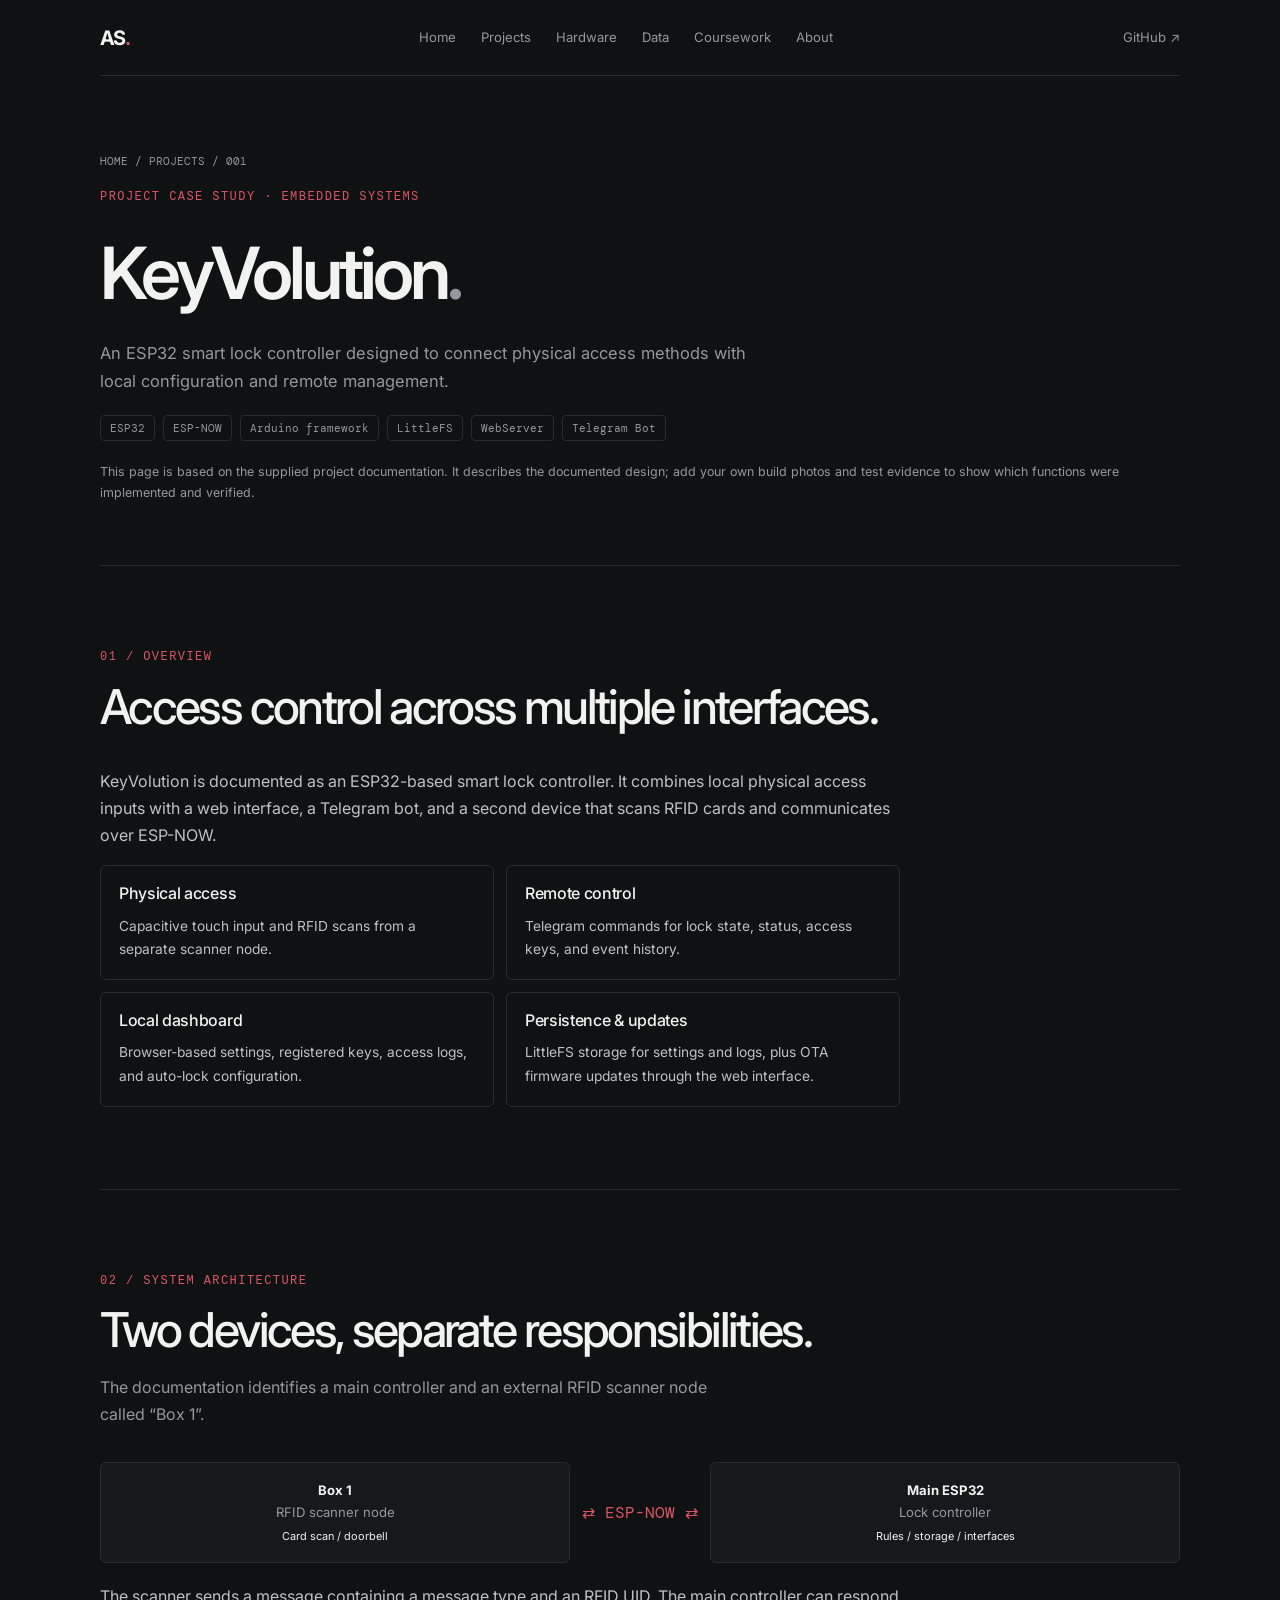
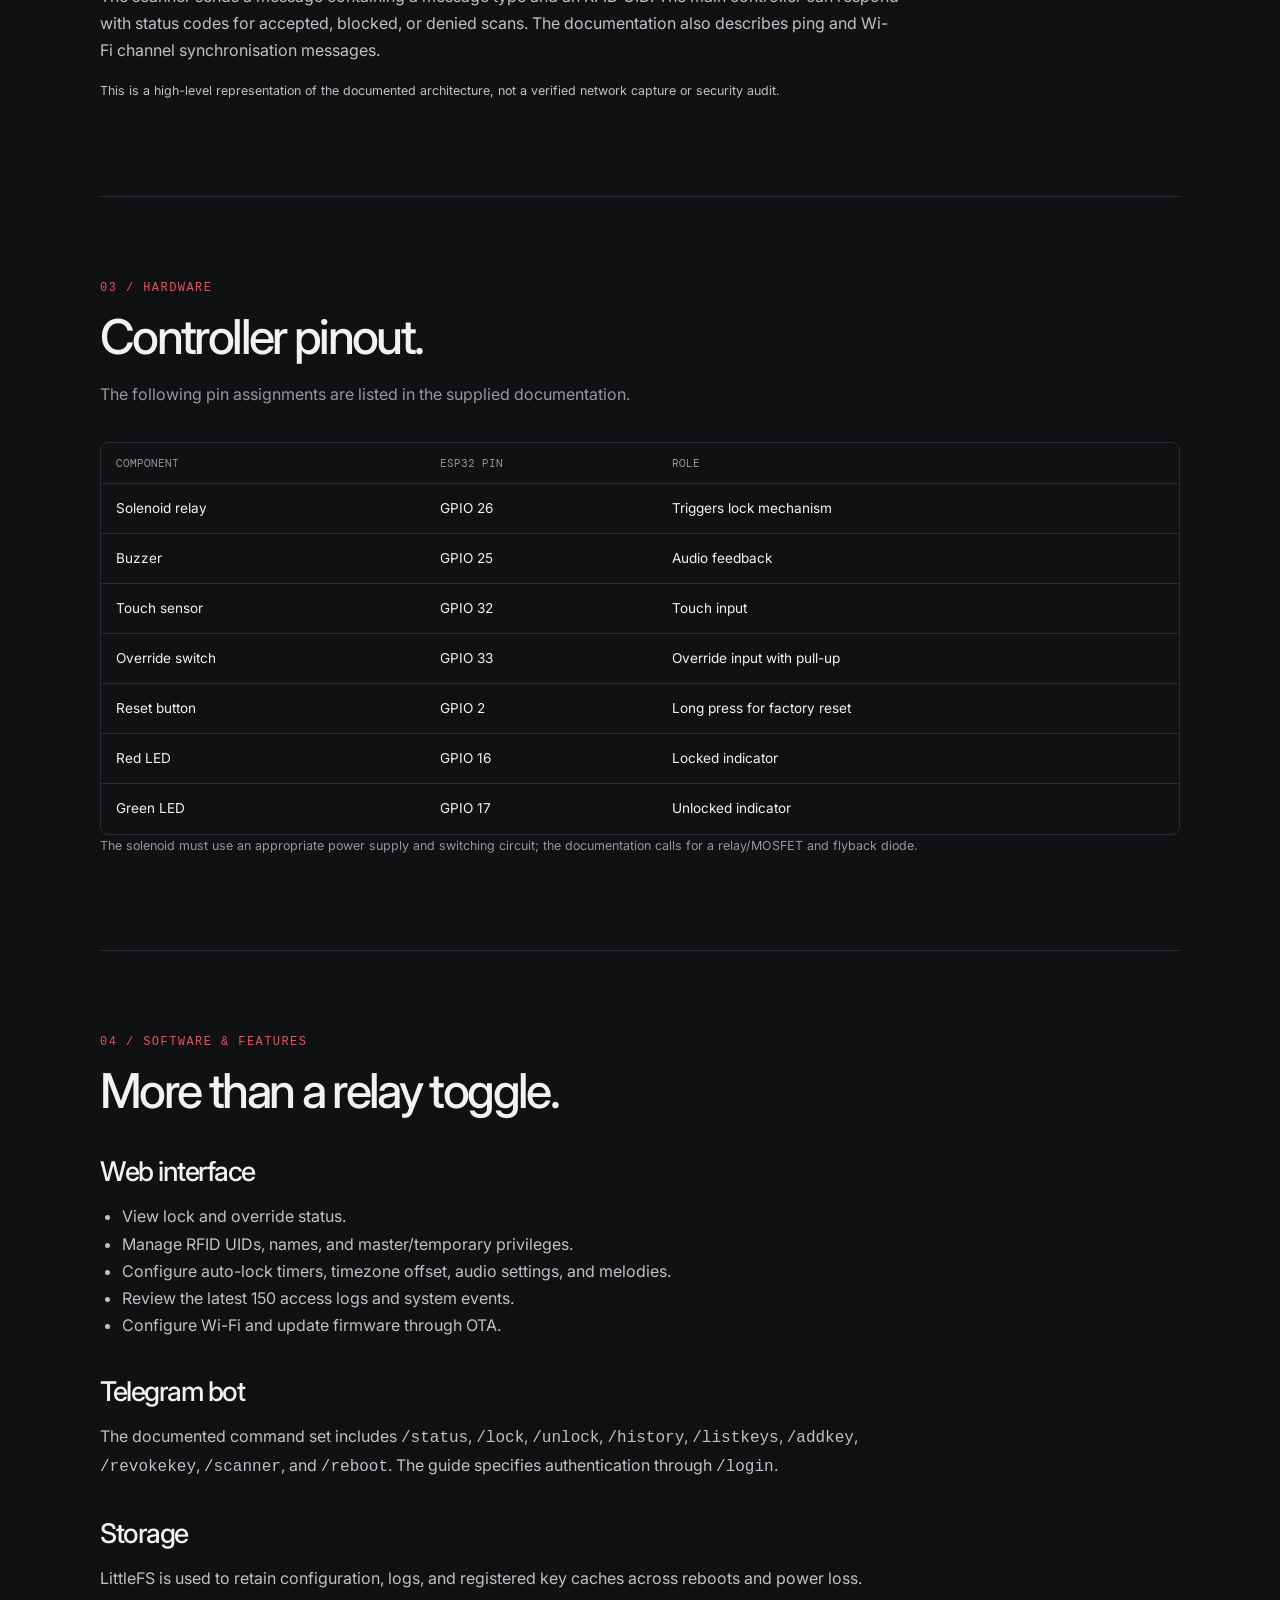
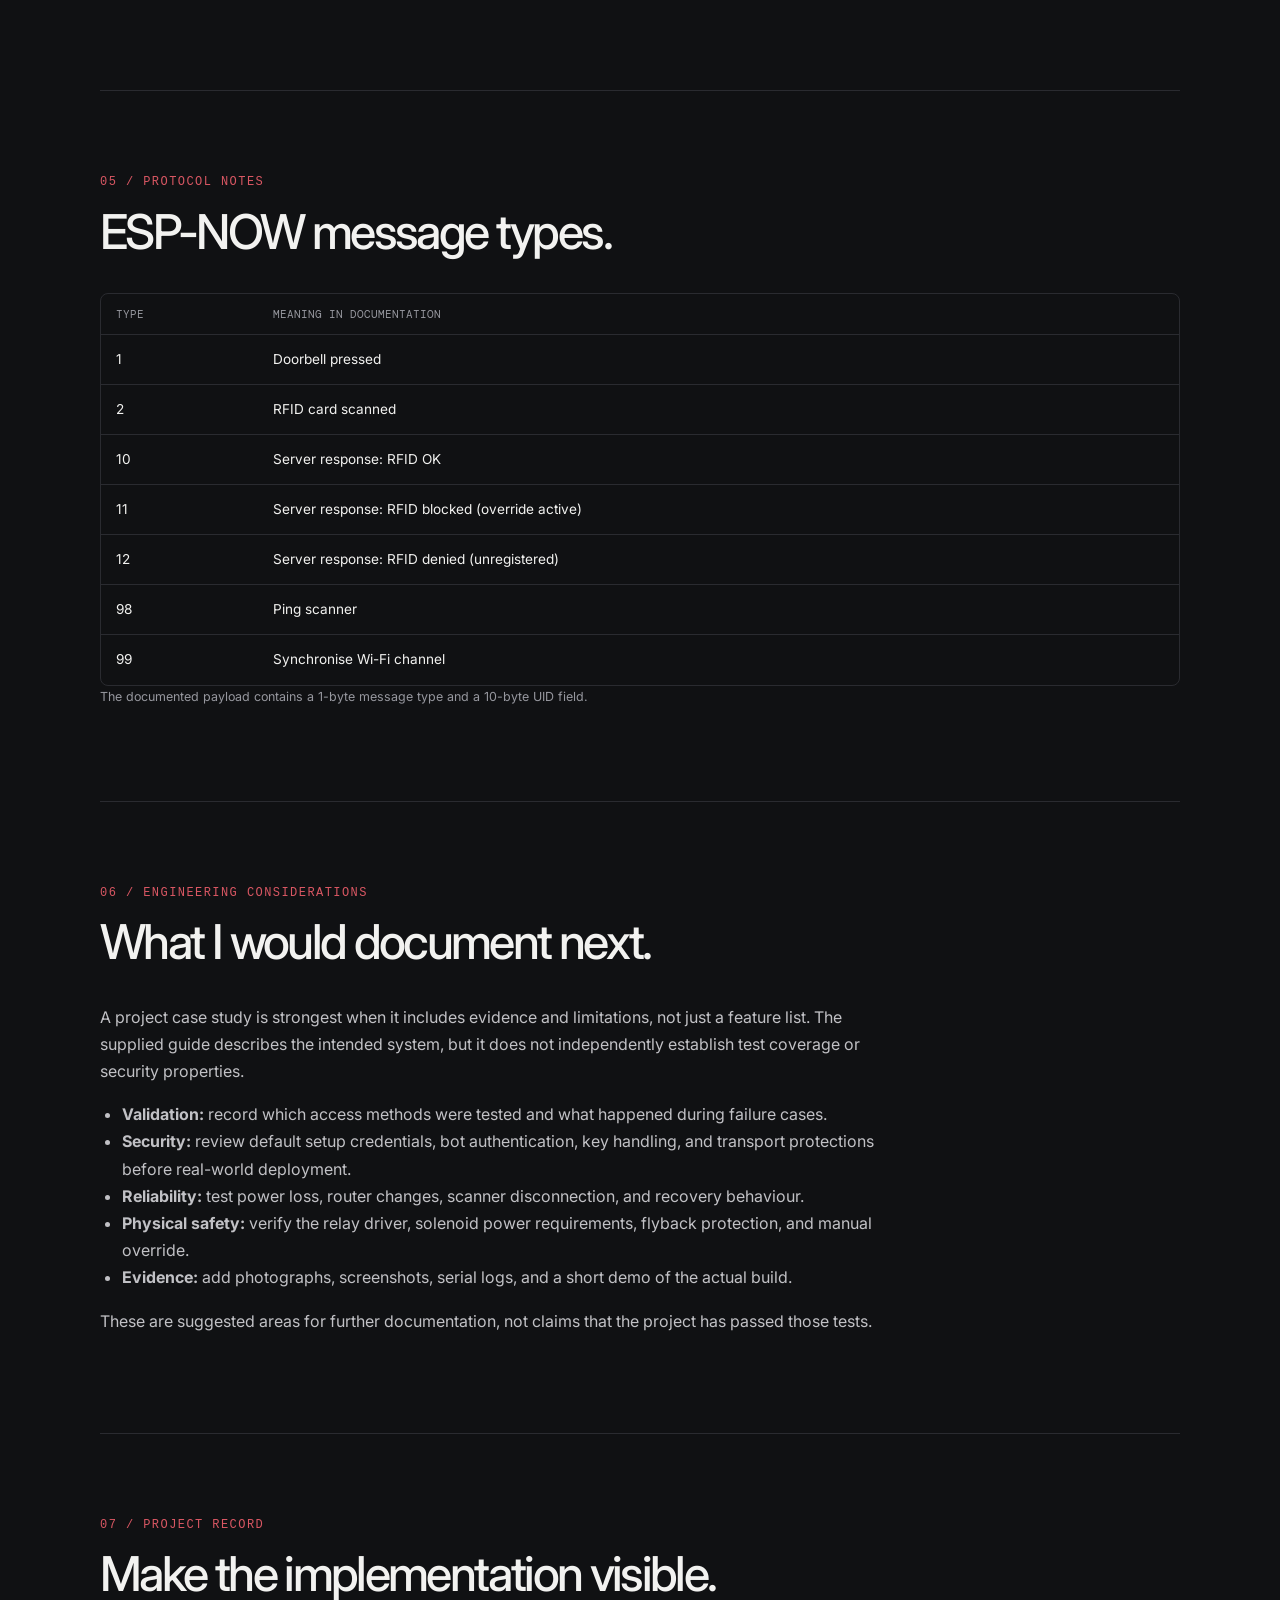
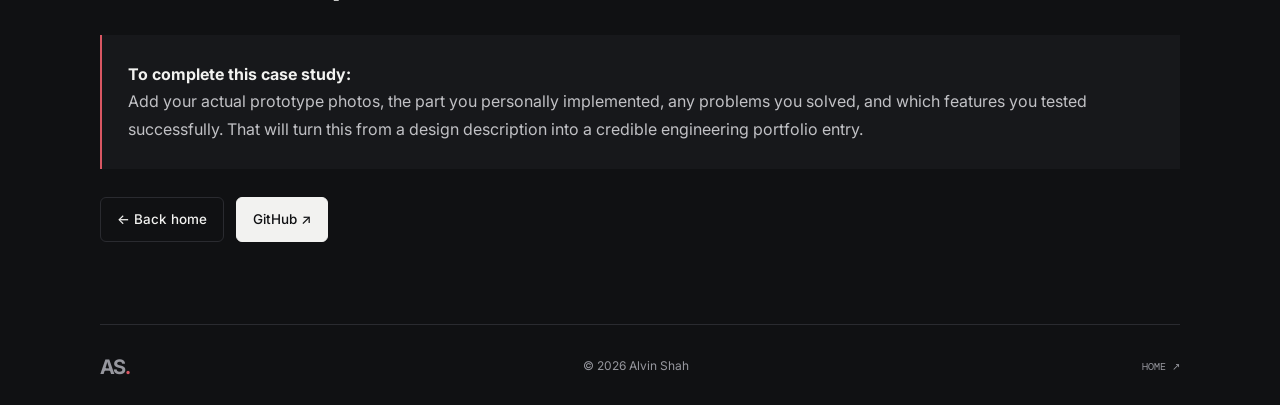
<file: projects/keyvolution.html>
<!DOCTYPE html>
<html lang="en"><head><meta charset="UTF-8"><meta name="viewport" content="width=device-width, initial-scale=1"><meta name="theme-color" content="#101113"><meta name="description" content="KeyVolution ESP32 smart lock project case study."><title>KeyVolution — Alvin Shah</title><link rel="preconnect" href="https://fonts.googleapis.com"><link rel="preconnect" href="https://fonts.gstatic.com" crossorigin><link href="https://fonts.googleapis.com/css2?family=DM+Mono:wght@400;500&family=Inter:wght@400;500;600;700&display=swap" rel="stylesheet"><link rel="stylesheet" href="../style.css"><script src="../script.js" defer></script></head>
<body><div class="shell"><header class="topbar"><a class="wordmark" href="../index.html">AS<span>.</span></a><nav aria-label="Main navigation"><a href="../index.html">Home</a><a href="keyvolution.html">Projects</a><a href="../hardware.html">Hardware</a><a href="../data.html">Data</a><a href="../coursework.html">Coursework</a><a href="../about.html">About</a></nav><a class="top-link" href="https://github.com/dr35gs" target="_blank" rel="noreferrer">GitHub ↗</a></header>
<main><section class="page-title"><p class="breadcrumb"><a href="../index.html">HOME</a> / PROJECTS / 001</p><p class="eyebrow">PROJECT CASE STUDY · EMBEDDED SYSTEMS</p><h1>KeyVolution<span class="muted">.</span></h1><p class="hero-copy">An ESP32 smart lock controller designed to connect physical access methods with local configuration and remote management.</p><div class="stack"><span>ESP32</span><span>ESP-NOW</span><span>Arduino framework</span><span>LittleFS</span><span>WebServer</span><span>Telegram Bot</span></div><p class="note">This page is based on the supplied project documentation. It describes the documented design; add your own build photos and test evidence to show which functions were implemented and verified.</p></section>
<section class="section"><div class="section-head"><p class="eyebrow">01 / OVERVIEW</p><h2>Access control across multiple interfaces.</h2></div><div class="article"><p>KeyVolution is documented as an ESP32-based smart lock controller. It combines local physical access inputs with a web interface, a Telegram bot, and a second device that scans RFID cards and communicates over ESP-NOW.</p><div class="feature-list"><div class="feature"><h3>Physical access</h3><p>Capacitive touch input and RFID scans from a separate scanner node.</p></div><div class="feature"><h3>Remote control</h3><p>Telegram commands for lock state, status, access keys, and event history.</p></div><div class="feature"><h3>Local dashboard</h3><p>Browser-based settings, registered keys, access logs, and auto-lock configuration.</p></div><div class="feature"><h3>Persistence & updates</h3><p>LittleFS storage for settings and logs, plus OTA firmware updates through the web interface.</p></div></div></div></section>
<section class="section"><div class="section-head"><p class="eyebrow">02 / SYSTEM ARCHITECTURE</p><h2>Two devices, separate responsibilities.</h2><p class="section-intro">The documentation identifies a main controller and an external RFID scanner node called “Box 1”.</p></div><div class="diagram"><div class="diagram-box"><strong>Box 1</strong><br><span class="secondary">RFID scanner node</span><br><small>Card scan / doorbell</small></div><div class="diagram-arrow">⇄ ESP-NOW ⇄</div><div class="diagram-box"><strong>Main ESP32</strong><br><span class="secondary">Lock controller</span><br><small>Rules / storage / interfaces</small></div></div><div class="article"><p>The scanner sends a message containing a message type and an RFID UID. The main controller can respond with status codes for accepted, blocked, or denied scans. The documentation also describes ping and Wi-Fi channel synchronisation messages.</p><p class="note">This is a high-level representation of the documented architecture, not a verified network capture or security audit.</p></div></section>
<section class="section"><div class="section-head"><p class="eyebrow">03 / HARDWARE</p><h2>Controller pinout.</h2><p class="section-intro">The following pin assignments are listed in the supplied documentation.</p></div><div class="table-wrap"><table><thead><tr><th>Component</th><th>ESP32 pin</th><th>Role</th></tr></thead><tbody><tr><td>Solenoid relay</td><td>GPIO 26</td><td>Triggers lock mechanism</td></tr><tr><td>Buzzer</td><td>GPIO 25</td><td>Audio feedback</td></tr><tr><td>Touch sensor</td><td>GPIO 32</td><td>Touch input</td></tr><tr><td>Override switch</td><td>GPIO 33</td><td>Override input with pull-up</td></tr><tr><td>Reset button</td><td>GPIO 2</td><td>Long press for factory reset</td></tr><tr><td>Red LED</td><td>GPIO 16</td><td>Locked indicator</td></tr><tr><td>Green LED</td><td>GPIO 17</td><td>Unlocked indicator</td></tr></tbody></table></div><p class="note">The solenoid must use an appropriate power supply and switching circuit; the documentation calls for a relay/MOSFET and flyback diode.</p></section>
<section class="section"><div class="section-head"><p class="eyebrow">04 / SOFTWARE & FEATURES</p><h2>More than a relay toggle.</h2></div><div class="article"><h2>Web interface</h2><ul><li>View lock and override status.</li><li>Manage RFID UIDs, names, and master/temporary privileges.</li><li>Configure auto-lock timers, timezone offset, audio settings, and melodies.</li><li>Review the latest 150 access logs and system events.</li><li>Configure Wi-Fi and update firmware through OTA.</li></ul><h2>Telegram bot</h2><p>The documented command set includes <code>/status</code>, <code>/lock</code>, <code>/unlock</code>, <code>/history</code>, <code>/listkeys</code>, <code>/addkey</code>, <code>/revokekey</code>, <code>/scanner</code>, and <code>/reboot</code>. The guide specifies authentication through <code>/login</code>.</p><h2>Storage</h2><p>LittleFS is used to retain configuration, logs, and registered key caches across reboots and power loss.</p></div></section>
<section class="section"><div class="section-head"><p class="eyebrow">05 / PROTOCOL NOTES</p><h2>ESP-NOW message types.</h2></div><div class="table-wrap"><table><thead><tr><th>Type</th><th>Meaning in documentation</th></tr></thead><tbody><tr><td>1</td><td>Doorbell pressed</td></tr><tr><td>2</td><td>RFID card scanned</td></tr><tr><td>10</td><td>Server response: RFID OK</td></tr><tr><td>11</td><td>Server response: RFID blocked (override active)</td></tr><tr><td>12</td><td>Server response: RFID denied (unregistered)</td></tr><tr><td>98</td><td>Ping scanner</td></tr><tr><td>99</td><td>Synchronise Wi-Fi channel</td></tr></tbody></table></div><p class="note">The documented payload contains a 1-byte message type and a 10-byte UID field.</p></section>
<section class="section"><div class="section-head"><p class="eyebrow">06 / ENGINEERING CONSIDERATIONS</p><h2>What I would document next.</h2></div><div class="article"><p>A project case study is strongest when it includes evidence and limitations, not just a feature list. The supplied guide describes the intended system, but it does not independently establish test coverage or security properties.</p><ul><li><strong>Validation:</strong> record which access methods were tested and what happened during failure cases.</li><li><strong>Security:</strong> review default setup credentials, bot authentication, key handling, and transport protections before real-world deployment.</li><li><strong>Reliability:</strong> test power loss, router changes, scanner disconnection, and recovery behaviour.</li><li><strong>Physical safety:</strong> verify the relay driver, solenoid power requirements, flyback protection, and manual override.</li><li><strong>Evidence:</strong> add photographs, screenshots, serial logs, and a short demo of the actual build.</li></ul><p>These are suggested areas for further documentation, not claims that the project has passed those tests.</p></div></section>
<section class="section"><div class="section-head"><p class="eyebrow">07 / PROJECT RECORD</p><h2>Make the implementation visible.</h2></div><div class="callout"><strong>To complete this case study:</strong><br>Add your actual prototype photos, the part you personally implemented, any problems you solved, and which features you tested successfully. That will turn this from a design description into a credible engineering portfolio entry.</div><div class="actions"><a class="button quiet" href="../index.html">← Back home</a><a class="button primary" href="https://github.com/dr35gs" target="_blank" rel="noreferrer">GitHub ↗</a></div></section></main>
<footer class="footer"><a class="wordmark" href="../index.html">AS<span>.</span></a><p>© <span data-year>2026</span> Alvin Shah</p><a class="back" href="../index.html">HOME ↗</a></footer></div></body></html>
</file>
<file: style.css>
:root {
  color-scheme: dark;
  --bg:#101113; --surface:#17181b; --surface2:#1d1e22;
  --text:#f2f2f0; --muted:#96979e; --accent:#d95763;
  --border:#2a2b30; --green:#8cbf9b;
  --sans:Inter,-apple-system,BlinkMacSystemFont,"Segoe UI",sans-serif;
  --mono:"DM Mono",ui-monospace,SFMono-Regular,monospace;
  --width:1080px;
}
*{box-sizing:border-box}
html{scroll-behavior:smooth;scroll-padding-top:90px}
body{margin:0;background:var(--bg);color:var(--text);font:16px/1.7 var(--sans);-webkit-font-smoothing:antialiased}
a{color:inherit;text-decoration:none}
a:focus-visible{outline:2px solid var(--accent);outline-offset:5px}
::selection{background:var(--accent);color:white}
.shell{width:min(var(--width),calc(100% - 48px));margin:auto}
.topbar{min-height:76px;display:flex;align-items:center;justify-content:space-between;gap:24px;border-bottom:1px solid var(--border)}
.wordmark{font-size:1.25rem;font-weight:700;letter-spacing:-.08em}.wordmark span{color:var(--accent)}
nav{display:flex;gap:25px;flex-wrap:wrap}
nav a,.top-link{color:var(--muted);font-size:.82rem;transition:color .18s}
nav a:hover,.top-link:hover,.text-link:hover{color:var(--text)}
.eyebrow{margin:0;color:var(--accent);font: .7rem/1.6 var(--mono);letter-spacing:.09em;text-transform:uppercase}
h1,h2,h3{letter-spacing:-.055em;line-height:1.13;margin-top:0}
h1{font-size:clamp(2.8rem,7vw,5.4rem);font-weight:600;margin:25px 0}
h2{font-size:clamp(2rem,4vw,3rem);font-weight:500;margin:12px 0 0}
h3{font-size:1.35rem;font-weight:500;margin-bottom:12px}
p{margin-top:0}
.muted,.secondary{color:var(--muted)}
.hero{padding:clamp(76px,12vw,140px) 0 62px;border-bottom:1px solid var(--border)}
.hero-copy{max-width:650px;color:var(--muted);font-size:1.03rem}
.actions{display:flex;gap:12px;flex-wrap:wrap;margin-top:28px}
.button{display:inline-flex;align-items:center;justify-content:center;gap:12px;min-height:44px;padding:10px 16px;border:1px solid var(--border);border-radius:6px;font-size:.84rem;font-weight:500;transition:transform .18s,background .18s}
.button:hover{transform:translateY(-2px)}
.primary{background:var(--text);color:var(--bg);border-color:var(--text)}.primary:hover{background:#d9d9d5}
.quiet:hover{background:var(--surface)}
.meta{display:flex;justify-content:space-between;gap:14px;flex-wrap:wrap;margin-top:65px;color:var(--muted);font: .64rem var(--mono);letter-spacing:.06em}
.section{padding:82px 0;border-bottom:1px solid var(--border)}
.section-head{margin-bottom:34px}.section-intro{max-width:650px;color:var(--muted);margin-top:16px}
.grid{display:grid;grid-template-columns:repeat(2,minmax(0,1fr));gap:16px}
.card{padding:25px;border:1px solid var(--border);border-radius:8px;background:var(--surface);transition:background .18s,border-color .18s,transform .18s}
.card:hover{background:var(--surface2);border-color:#44454c;transform:translateY(-2px)}
.card.featured{grid-column:1/-1;padding:clamp(24px,5vw,42px);background:radial-gradient(ellipse at 100% 0%,rgba(217,87,99,.09),transparent 55%),var(--surface)}
.card.featured h3{font-size:clamp(1.6rem,4vw,2.35rem)}
.card p{color:var(--muted);font-size:.9rem}
.card-top{display:flex;align-items:center;justify-content:space-between;gap:12px;margin-bottom:32px}
.index{color:var(--muted);font: .72rem var(--mono)}
.tag{color:var(--accent);font: .62rem var(--mono);letter-spacing:.04em}
.stack{display:flex;flex-wrap:wrap;gap:8px;margin:20px 0}
.stack span,.pill{padding:5px 9px;border:1px solid var(--border);border-radius:4px;color:var(--muted);font: .7rem var(--mono)}
.text-link{display:inline-block;margin-top:12px;font-size:.84rem}
.about-grid{display:grid;grid-template-columns:1.2fr .8fr;gap:55px}
.prose{max-width:650px;color:#c1c1c5}
.panel{padding:23px;border:1px solid var(--border);border-radius:8px;background:var(--surface)}
.panel-label{color:var(--muted);font: .68rem var(--mono);letter-spacing:.07em}
.info{padding:13px 0;border-top:1px solid var(--border);display:flex;flex-direction:column;gap:2px;font-size:.86rem}
.info small{color:var(--muted)}
.callout{padding:26px;border-left:2px solid var(--accent);background:var(--surface);color:#c1c1c5}
.callout strong{color:var(--text)}
.feature-list{display:grid;grid-template-columns:repeat(2,minmax(0,1fr));gap:12px}
.feature{padding:18px;border:1px solid var(--border);border-radius:6px}
.feature h3{font-size:1rem;letter-spacing:-.02em}
.feature p{margin:0;color:var(--muted);font-size:.86rem}
.table-wrap{overflow-x:auto;border:1px solid var(--border);border-radius:8px}
table{width:100%;border-collapse:collapse;font-size:.85rem}
th,td{text-align:left;padding:13px 15px;border-bottom:1px solid var(--border);vertical-align:top}
th{font: .7rem var(--mono);color:var(--muted);text-transform:uppercase}
tr:last-child td{border-bottom:0}
.note{color:var(--muted);font-size:.78rem}
.footer{display:flex;align-items:center;justify-content:space-between;gap:18px;padding:25px 0;color:var(--muted);font-size:.75rem}
.footer p{margin:0}.footer .back{font: .65rem var(--mono)}
.page-title{padding:78px 0 50px;border-bottom:1px solid var(--border)}
.page-title h1{font-size:clamp(2.5rem,6vw,4.5rem)}
.breadcrumb{font: .68rem var(--mono);color:var(--muted);margin-bottom:20px}
.breadcrumb a:hover{color:var(--text)}
.article{max-width:800px}
.article h2{font-size:1.7rem;margin:38px 0 15px}
.article p,.article li{color:#c1c1c5}
.article ul{padding-left:22px}
.article section{margin-bottom:32px}
.status{display:inline-flex;align-items:center;gap:8px;color:var(--muted);font-size:.78rem}
.status:before{content:"";width:7px;height:7px;background:var(--green);border-radius:50%}
.diagram{display:grid;grid-template-columns:1fr auto 1fr;gap:12px;align-items:center;margin:20px 0}
.diagram-box{padding:16px 12px;text-align:center;border:1px solid var(--border);background:var(--surface);border-radius:6px;font-size:.82rem}
.diagram-arrow{color:var(--accent);font-family:var(--mono)}
@media(max-width:700px){
 .shell{width:calc(100% - 32px)}.topbar{min-height:68px;gap:12px}nav{gap:12px}nav a,.top-link{font-size:.72rem}
 .grid,.about-grid,.feature-list{grid-template-columns:1fr}.card.featured{grid-column:auto}
 .section{padding:62px 0}.hero{padding:75px 0 50px}.meta{margin-top:44px}
 .diagram{grid-template-columns:1fr}.diagram-arrow{transform:rotate(90deg);text-align:center}
 .footer{flex-wrap:wrap}
}
@media(prefers-reduced-motion:reduce){*,*::before,*::after{scroll-behavior:auto!important;transition-duration:.01ms!important}}

/* =========================================
   PORTFOLIO DETAIL PAGES
========================================= */

.detail-page {
    width: min(1100px, 90%);
    margin: 60px auto;
}

.detail-hero {
    padding: 65px 0 55px;
    border-bottom: 1px solid var(--border, #292929);
}

    .detail-hero h1 {
        font-size: clamp(2.5rem, 7vw, 5rem);
        line-height: 1.05;
        margin: 15px 0;
        letter-spacing: -0.05em;
    }

    .detail-hero .lead {
        max-width: 750px;
        font-size: 1.15rem;
        line-height: 1.8;
        color: var(--muted, #aaa);
    }

.eyebrow {
    font-family: monospace;
    text-transform: uppercase;
    letter-spacing: 0.12em;
    font-size: 0.75rem;
    color: var(--accent, #d65a5a);
}

.detail-section {
    padding: 45px 0;
    border-bottom: 1px solid var(--border, #292929);
}

    .detail-section h2 {
        font-size: 1.8rem;
        margin-bottom: 20px;
        letter-spacing: -0.03em;
    }

    .detail-section p {
        line-height: 1.85;
        color: var(--muted, #b5b5b5);
        max-width: 850px;
    }

.section-intro {
    margin-bottom: 25px;
}

.back-link {
    display: inline-block;
    color: var(--muted, #aaa);
    text-decoration: none;
    margin-bottom: 20px;
    font-size: 0.9rem;
}

    .back-link:hover,
    .read-more:hover {
        color: var(--accent, #d65a5a);
    }

.tag-list {
    display: flex;
    flex-wrap: wrap;
    gap: 10px;
    margin-top: 25px;
}

    .tag-list span,
    .tag-list a {
        display: inline-block;
        padding: 8px 13px;
        border: 1px solid var(--border, #333);
        border-radius: 4px;
        font-size: 0.8rem;
        color: var(--muted, #bbb);
        text-decoration: none;
    }

        .tag-list a:hover {
            border-color: var(--accent, #d65a5a);
        }

.info-grid {
    display: grid;
    grid-template-columns: repeat(2, minmax(0, 1fr));
    gap: 15px;
    margin-top: 25px;
}

.info-card {
    padding: 22px;
    border: 1px solid var(--border, #333);
    border-radius: 6px;
    background: rgba(255,255,255,0.02);
}

    .info-card h3 {
        margin: 0 0 12px;
        font-size: 1.05rem;
    }

    .info-card p {
        margin: 0;
        font-size: 0.92rem;
    }

.muted-note {
    font-size: 0.85rem;
    color: var(--muted, #888);
    margin-top: 20px;
}

/* =========================================
   PHOTO GALLERY
========================================= */

.photo-grid {
    display: grid;
    grid-template-columns: repeat(3, minmax(0, 1fr));
    gap: 18px;
    margin-top: 25px;
}

    .photo-grid figure {
        margin: 0;
        min-width: 0;
    }

    .photo-grid img {
        width: 100%;
        aspect-ratio: 4 / 3;
        object-fit: cover;
        display: block;
        border-radius: 5px;
        border: 1px solid var(--border, #333);
    }

    .photo-grid figcaption {
        font-size: 0.8rem;
        color: var(--muted, #999);
        margin-top: 10px;
    }

.photo-placeholder {
    display: none;
    width: 100%;
    aspect-ratio: 4 / 3;
    align-items: center;
    justify-content: center;
    border: 1px dashed var(--border, #555);
    border-radius: 5px;
    background: rgba(255,255,255,0.025);
    color: var(--muted, #888);
    font-family: monospace;
    font-size: 0.85rem;
}

/* =========================================
   TIMELINE / ACHIEVEMENTS
========================================= */

.timeline {
    margin-top: 30px;
    border-left: 1px solid var(--border, #444);
    padding-left: 25px;
}

.timeline-item {
    position: relative;
    display: grid;
    grid-template-columns: 110px 1fr;
    gap: 20px;
    padding: 0 0 35px;
}

    .timeline-item::before {
        content: "";
        position: absolute;
        left: -31px;
        top: 5px;
        width: 11px;
        height: 11px;
        border-radius: 50%;
        background: var(--accent, #d65a5a);
    }

.timeline-date {
    font-family: monospace;
    color: var(--accent, #d65a5a);
    font-size: 0.85rem;
}

.timeline-item h3 {
    margin: 0 0 8px;
}

.timeline-item p {
    margin: 0;
}

/* =========================================
   COURSEWORK
========================================= */

.course-year {
    margin: 25px 0;
    padding: 25px;
    border: 1px solid var(--border, #333);
    border-radius: 6px;
}

    .course-year h3 {
        margin-top: 0;
    }

.course-list {
    list-style: none;
    padding: 0;
    margin: 0;
}

    .course-list li {
        padding: 16px 0;
        border-top: 1px solid var(--border, #333);
        display: flex;
        flex-direction: column;
        gap: 7px;
    }

        .course-list li span {
            color: var(--muted, #999);
            font-size: 0.9rem;
        }

/* =========================================
   ACTIVITIES
========================================= */

.activity-card {
    display: grid;
    grid-template-columns: minmax(220px, 0.8fr) 1.2fr;
    gap: 25px;
    padding: 20px;
    border: 1px solid var(--border, #333);
    border-radius: 6px;
    text-decoration: none;
    color: inherit;
    transition: border-color 0.2s ease, transform 0.2s ease;
}

    .activity-card:hover {
        border-color: var(--accent, #d65a5a);
        transform: translateY(-3px);
    }

.activity-card-image img {
    width: 100%;
    height: 100%;
    min-height: 190px;
    object-fit: cover;
    border-radius: 4px;
}

.activity-card-content h3 {
    font-size: 1.4rem;
    margin: 10px 0;
}

.activity-card-content p:not(.eyebrow) {
    color: var(--muted, #aaa);
    line-height: 1.7;
}

.read-more {
    display: inline-block;
    margin-top: 15px;
    color: var(--accent, #d65a5a);
    font-size: 0.9rem;
}

.reflection h2 {
    margin-top: 40px;
}

.reflection blockquote {
    margin: 25px 0;
    padding: 15px 25px;
    border-left: 3px solid var(--accent, #d65a5a);
    color: var(--muted, #bbb);
    font-style: italic;
    line-height: 1.8;
}

.detail-footer {
    padding: 30px 0;
    font-size: 0.8rem;
    color: var(--muted, #888);
}

/* =========================================
   RESPONSIVE
========================================= */

@media (max-width: 700px) {
    .detail-page {
        width: 92%;
        margin-top: 35px;
    }

    .info-grid {
        grid-template-columns: 1fr;
    }

    .photo-grid {
        grid-template-columns: 1fr;
    }

    .activity-card {
        grid-template-columns: 1fr;
    }

    .activity-card-image img {
        height: auto;
        aspect-ratio: 16 / 9;
    }

    .timeline-item {
        grid-template-columns: 1fr;
        gap: 8px;
    }

    .detail-hero {
        padding: 40px 0;
    }
}

/* =========================================
   PROJECT LANDING PAGE
========================================= */

.project-grid {
    display: grid;
    grid-template-columns: repeat(2, minmax(0, 1fr));
    gap: 22px;
    margin-top: 30px;
}

.project-card {
    display: flex;
    flex-direction: column;
    min-width: 0;
    overflow: hidden;
    border: 1px solid var(--border, #333);
    border-radius: 6px;
    background: rgba(255,255,255,0.02);
    text-decoration: none;
    color: inherit;
    transition: border-color 0.2s ease, transform 0.2s ease;
}

    .project-card[href]:hover {
        border-color: var(--accent, #d65a5a);
        transform: translateY(-4px);
    }

.project-card-image {
    width: 100%;
    overflow: hidden;
    background: rgba(255,255,255,0.025);
}

    .project-card-image img {
        width: 100%;
        aspect-ratio: 16 / 9;
        object-fit: cover;
        display: block;
        transition: transform 0.3s ease;
    }

.project-card[href]:hover .project-card-image img {
    transform: scale(1.03);
}

.project-card-image .photo-placeholder {
    aspect-ratio: 16 / 9;
}

.project-card-content {
    padding: 22px;
    flex: 1;
    display: flex;
    flex-direction: column;
    align-items: flex-start;
}

    .project-card-content h2 {
        font-size: 1.6rem;
        margin: 8px 0;
        letter-spacing: -0.03em;
    }

    .project-card-content > p:not(.eyebrow) {
        color: var(--muted, #aaa);
        line-height: 1.7;
        font-size: 0.92rem;
    }

    .project-card-content .tag-list {
        margin-top: auto;
        padding-top: 15px;
    }

    .project-card-content .read-more {
        margin-top: 20px;
    }

.project-upcoming {
    opacity: 0.65;
    border-style: dashed;
}

    .project-upcoming:hover {
        opacity: 1;
    }

@media (max-width: 700px) {
    .project-grid {
        grid-template-columns: 1fr;
    }
}
</file>
